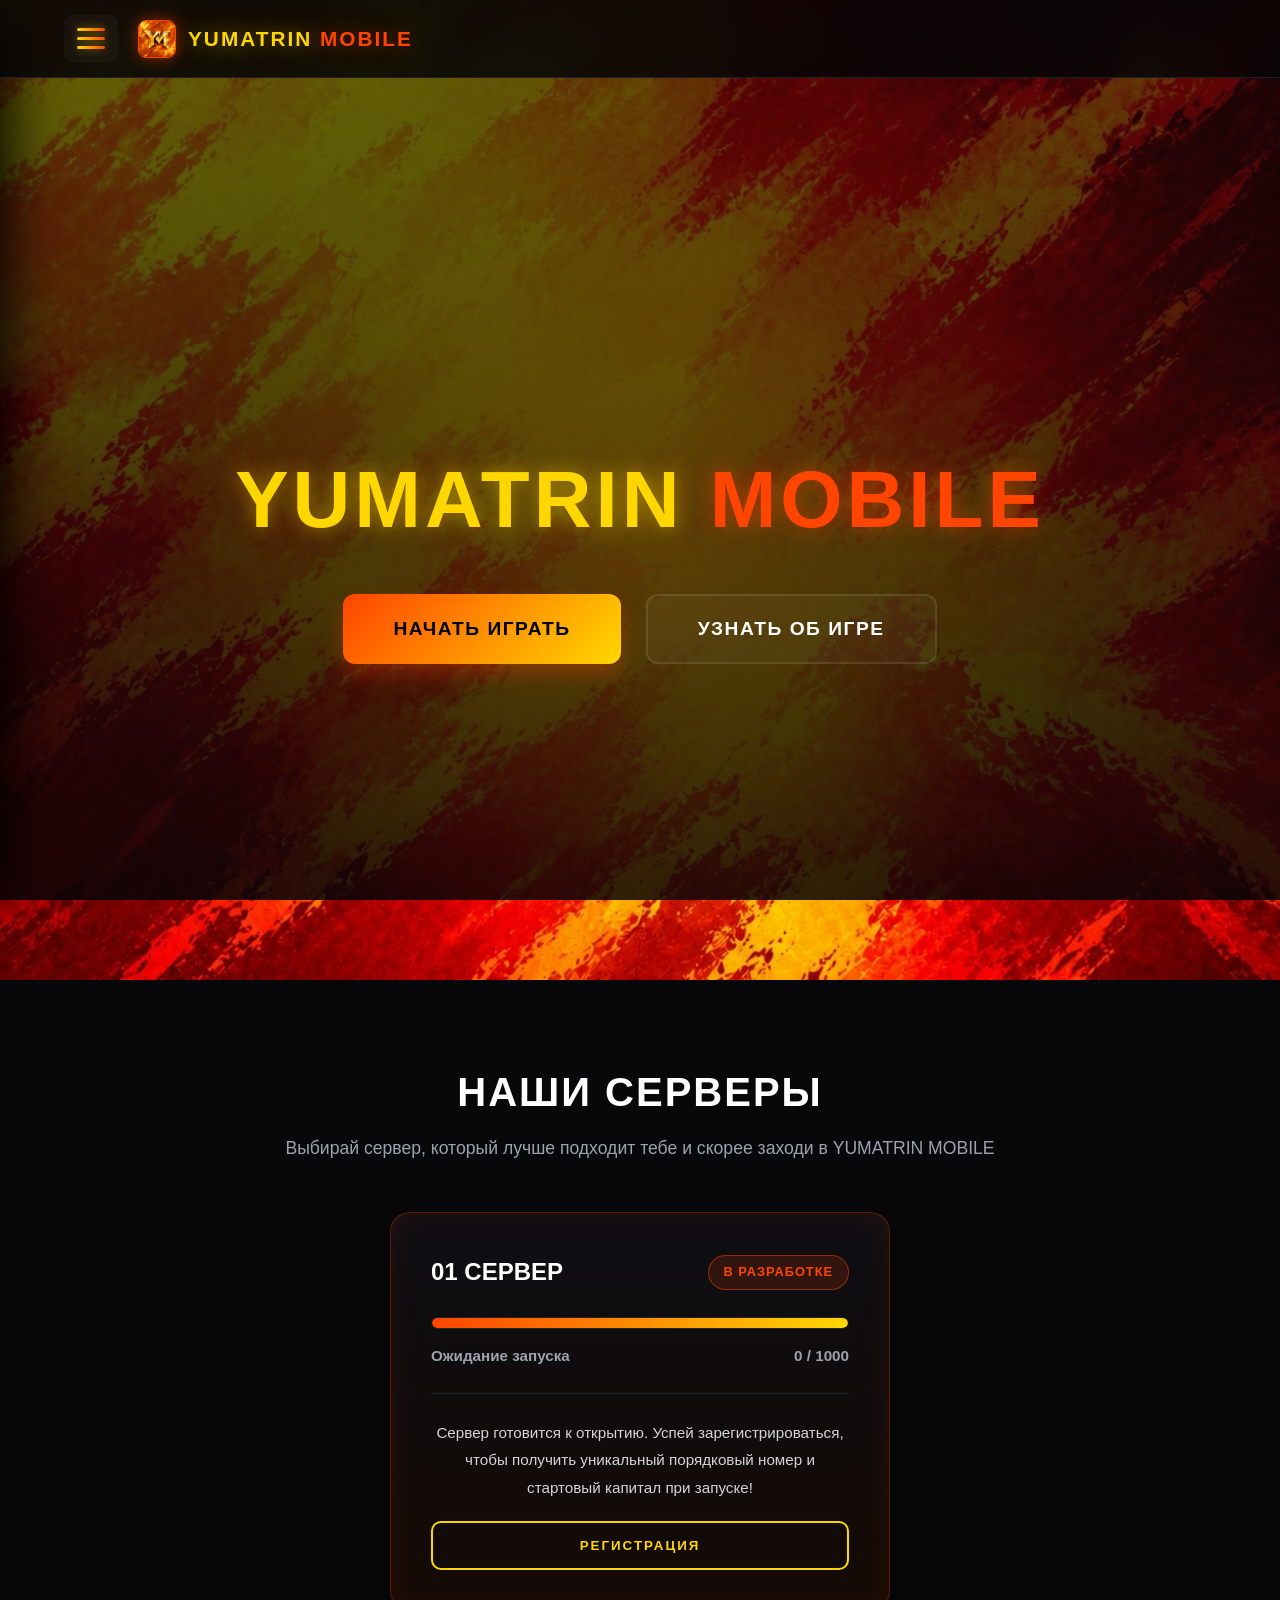
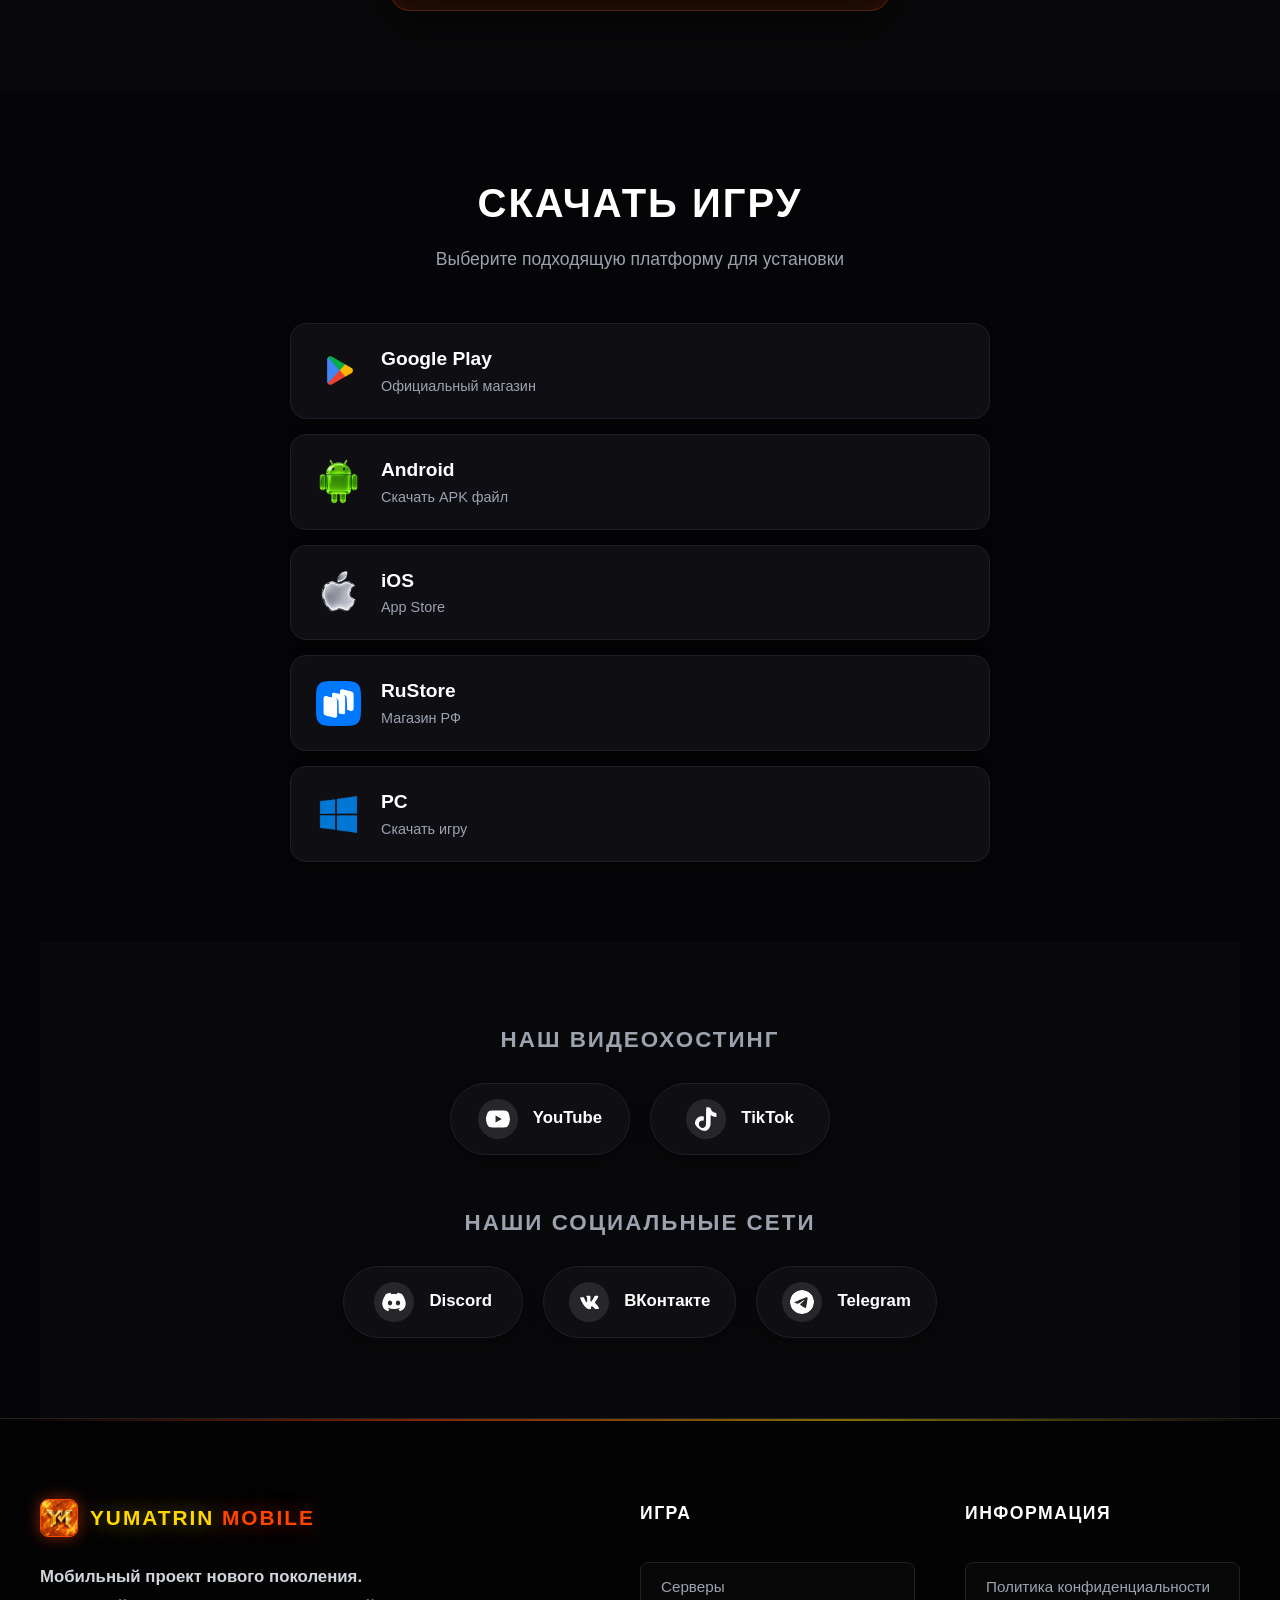
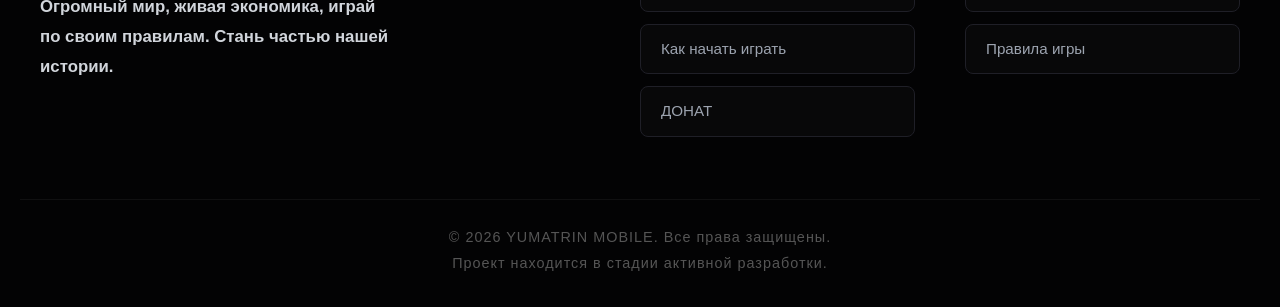
<file: index.html>
<!DOCTYPE html>
<html lang="ru" translate="no">
<head>
    <meta charset="UTF-8">
    <meta name="viewport" content="width=device-width, initial-scale=1.0">
    <title>YUMATRIN MOBILE</title>
    <link rel="stylesheet" href="style.css">
</head>
<body style="padding-top: 80px;"><div id="effects-container"></div><header>
    <div class="header-left">
        <div class="burger-menu" onclick="toggleMenu()">
            <span></span><span></span><span></span>
        </div>
        <div class="logo-container">
            <img src="IMAGE/logo.jpg" alt="YM">
            <span><span class="title-yellow">YUMATRIN</span> <span class="title-orange">MOBILE</span></span>
        </div>
    </div>
</header>

<div class="nav-menu" id="sideMenu">
    <a href="#" onclick="toggleMenu()">Главная</a>
    <a href="#servers" onclick="toggleMenu()">Серверы</a>
    <a href="#download-section" onclick="toggleMenu()">Скачать игру</a>
    <a onclick="openDonatePage(); toggleMenu();" class="menu-donate-btn">
        ДОНАТ <span class="menu-x2-badge">x2</span>
    </a>
    <a href="#socials" onclick="toggleMenu()">Соцсети</a>
    <a onclick="scrollToServersAndRegister(); toggleMenu();">Регистрация</a>
</div>

<section class="hero">
    <h1><span class="title-yellow">YUMATRIN</span> <span class="title-orange">MOBILE</span></h1>
    <div class="hero-buttons">
        <button class="hero-btn primary" onclick="openDownloadModal('start', 'Начать играть')">Начать играть</button>
        <a href="about.html" class="hero-btn secondary" style="display: flex; align-items: center; justify-content: center; text-decoration: none;">Узнать об игре</a>
    </div>
</section>

<section class="servers-section" id="servers">
    <h2 class="section-title">Наши серверы</h2>
    <p class="section-subtitle">Выбирай сервер, который лучше подходит тебе и скорее заходи в YUMATRIN MOBILE</p>
    <div class="servers-grid">
        <div class="server-card">
            <div class="server-name">01 СЕРВЕР <span>В РАЗРАБОТКЕ</span></div>
            <div class="server-bar-bg"><div class="server-bar-fill"></div></div>
            <div class="server-status"><span>Ожидание запуска</span> <span>0 / 1000</span></div>
            <div class="server-note">
                Сервер готовится к открытию. Успей зарегистрироваться, чтобы получить уникальный порядковый номер и стартовый капитал при запуске!
            </div>
            <button class="btn-register" onclick="openModal('registerModal')">Регистрация</button>
        </div>
    </div>
</section>

<section class="download-section" id="download-section">
    <h2 class="section-title">Скачать игру</h2>
    <p class="section-subtitle">Выберите подходящую платформу для установки</p>

    <div class="download-list-grid">
        <div class="download-row" onclick="openDownloadModal('google-play', 'Google Play')">
            <img src="IMAGE/Google.Play.png" alt="Google Play">
            <div class="download-info">
                <div class="download-name">Google Play</div>
                <div class="download-desc">Официальный магазин</div>
            </div>
        </div>
        <div class="download-row" onclick="openDownloadModal('android', 'Android (APK)')">
            <img src="IMAGE/Android.png" alt="Android">
            <div class="download-info">
                <div class="download-name">Android</div>
                <div class="download-desc">Скачать APK файл</div>
            </div>
        </div>
        <div class="download-row" onclick="openDownloadModal('ios', 'iOS')">
            <img src="IMAGE/IPHONE.png" alt="iOS">
            <div class="download-info">
                <div class="download-name">iOS</div>
                <div class="download-desc">App Store</div>
            </div>
        </div>
        <div class="download-row" onclick="openDownloadModal('rustore', 'RuStore')">
            <img src="IMAGE/RuStore.png" alt="RuStore">
            <div class="download-info">
                <div class="download-name">RuStore</div>
                <div class="download-desc">Магазин РФ</div>
            </div>
        </div>
        <div class="download-row" onclick="openDownloadModal('pc', 'PC (Windows)')">
            <img src="IMAGE/WIN.png" alt="PC">
            <div class="download-info">
                <div class="download-name">PC</div>
                <div class="download-desc">Скачать игру</div>
            </div>
        </div>
    </div>
</section>

<section class="socials-wrapper" id="socials">
    <div class="social-group" style="margin-bottom: 50px;">
        <h3>Наш видеохостинг</h3>
        <div class="social-grid">
            <a href="#" class="social-card yt" onclick="openDownloadModal('youtube', 'YouTube канал'); return false;">
                <svg viewBox="0 0 24 24"><path d="M23.498 6.186a3.016 3.016 0 0 0-2.122-2.136C19.505 3.545 12 3.545 12 3.545s-7.505 0-9.377.505A3.017 3.017 0 0 0 .502 6.186C0 8.07 0 12 0 12s0 3.93.502 5.814a3.016 3.016 0 0 0 2.122 2.136c1.871.505 9.376.505 9.376.505s7.505 0 9.377-.505a3.015 3.015 0 0 0 2.122-2.136C24 15.93 24 12 24 12s0-3.93-.502-5.814zM9.545 15.568V8.432L15.818 12l-6.273 3.568z"/></svg>
                YouTube
            </a>
            <a href="https://www.tiktok.com/@yumatrin.mobile?_r=1&t=ZP-92i7qvPg7xO" target="_blank" rel="noopener noreferrer" class="social-card tt">
                <svg viewBox="0 0 24 24"><path d="M12.525.02c1.31-.02 2.61-.01 3.91-.02.08 1.53.63 3.09 1.75 4.17 1.12 1.11 2.7 1.62 4.24 1.79v4.03c-1.44-.05-2.89-.35-4.2-.97-.57-.26-1.1-.6-1.58-1.01-.06 2.92-.02 5.84-.07 8.76-.04 1.57-.5 3.14-1.42 4.42-1.4 1.96-3.72 3.1-6.08 3.06-2.23-.02-4.4-.95-5.95-2.5-1.45-1.45-2.23-3.42-2.17-5.46.03-2.17 1-4.27 2.69-5.64 1.71-1.38 4.05-1.85 6.15-1.21v4.17c-1.07-.34-2.26-.2-3.22.39-1.02.61-1.68 1.7-1.73 2.88-.06 1.3.55 2.57 1.55 3.35.96.74 2.23.92 3.35.49 1.04-.4 1.85-1.27 2.15-2.35.14-.51.17-1.05.17-1.58 0-4.63.03-9.26.04-13.89z"/></svg>
                TikTok
            </a>
        </div>
    </div>
    <div class="social-group">
        <h3>Наши социальные сети</h3>
        <div class="social-grid">
            <a href="https://discord.gg/HVjps9DYmQ" target="_blank" rel="noopener noreferrer" class="social-card ds">
                <svg viewBox="0 0 24 24"><path d="M20.317 4.3698a19.7913 19.7913 0 00-4.8851-1.5152.0741.0741 0 00-.0785.0371c-.211.3753-.4447.8648-.6083 1.2495-1.8447-.2762-3.68-.2762-5.4868 0-.1636-.3933-.4058-.8742-.6177-1.2495a.077.077 0 00-.0785-.037 19.7363 19.7363 0 00-4.8852 1.515.0699.0699 0 00-.0321.0277C.5334 9.0458-.319 13.5799.0992 18.0578a.0824.0824 0 00.0312.0561c2.0528 1.5076 4.0413 2.4228 5.9929 3.0294a.0777.0777 0 00.0842-.0276c.4616-.6304.8731-1.2952 1.226-1.9942a.076.076 0 00-.0416-.1057c-.6528-.2476-1.2743-.5495-1.8722-.8923a.077.077 0 01-.0076-.1277c.1258-.0943.2517-.1923.3718-.2914a.0743.0743 0 01.0776-.0105c3.9278 1.7933 8.18 1.7933 12.0614 0a.0739.0739 0 01.0785.0095c.1202.099.246.1981.3728.2924a.077.077 0 01-.0066.1276 12.2986 12.2986 0 01-1.873.8914.0766.0766 0 00-.0407.1067c.3604.698.7719 1.3628 1.225 1.9932a.076.076 0 00.0842.0286c1.961-.6067 3.9495-1.5219 6.0023-3.0294a.077.077 0 00.0313-.0552c.5004-5.177-.8382-9.6739-3.5485-13.6604a.061.061 0 00-.0312-.0286zM8.02 15.3312c-1.1825 0-2.1569-1.0857-2.1569-2.419 0-1.3332.9555-2.4189 2.157-2.4189 1.2108 0 2.1757 1.0952 2.1568 2.419 0 1.3332-.9555 2.4189-2.1569 2.4189zm7.9748 0c-1.1825 0-2.1569-1.0857-2.1569-2.419 0-1.3332.9554-2.4189 2.1569-2.4189 1.2108 0 2.1757 1.0952 2.1568 2.419 0 1.3332-.946 2.4189-2.1568 2.4189z"/></svg>
                Discord
            </a>
            <a href="https://vk.ru/yumatrin" target="_blank" rel="noopener noreferrer" class="social-card vk">
                <svg viewBox="0 0 24 24"><path d="M13.162 18.994c.609 0 .858-.406.851-1.068-.025-1.198.129-1.689.744-1.785.452-.069 1.258.502 2.386 1.894.558.708 1.003.997 1.686.997h2.278c.624 0 .928-.335.799-.982-.163-.853-1.291-2.55-2.85-4.166-1.472-1.518-1.472-1.518-.198-3.206 1.809-2.37 2.408-3.81 2.408-4.242 0-.436-.247-.614-.751-.614h-2.172c-.567 0-.832.245-1.011.704 0 0-1.01 2.505-2.432 4.112-.55.632-.861.836-1.151.836-.203 0-.341-.152-.341-.773V6.617c0-.601-.134-.878-.641-.878H9.93c-.383 0-.614.209-.614.482 0 .515.76.63.838 2.108v3.068c0 .743-.132.884-.448.884-.444 0-1.688-1.858-2.459-3.993-.259-.726-.514-.998-1.08-.998H3.917c-.568 0-.698.245-.698.704 0 .573 1.315 3.653 3.458 6.94 1.834 2.748 4.076 4.242 6.485 4.242z"/></svg>
                ВКонтакте
            </a>
            <a href="https://t.me/yumatrin" target="_blank" rel="noopener noreferrer" class="social-card tg">
                <svg viewBox="0 0 24 24"><path d="M11.944 0A12 12 0 0 0 0 12a12 12 0 0 0 12 12 12 12 0 0 0 12-12A12 12 0 0 0 12 0a12 12 0 0 0-.056 0zm4.962 7.224c.1-.002.321.023.465.14a.506.506 0 0 1 .171.325c.016.093.036.306.02.472-.18 1.898-.962 6.502-1.36 8.627-.168.9-.499 1.201-.82 1.23-.696.065-1.225-.46-1.9-.902-1.056-.693-1.653-1.124-2.678-1.8-1.185-.78-.417-1.21.258-1.91.177-.184 3.247-2.977 3.307-3.23.007-.032.014-.15-.056-.212s-.174-.041-.249-.024c-.106.024-1.793 1.14-5.061 3.345-.48.33-.913.49-1.302.48-.428-.008-1.252-.241-1.865-.44-.752-.245-1.349-.374-1.297-.789.027-.216.325-.437.893-.663 3.498-1.524 5.83-2.529 6.998-3.014 3.332-1.386 4.025-1.627 4.476-1.635z"/></svg>
                Telegram
            </a>
        </div>
    </div>
</section>

<footer id="footer">
    <div class="footer-container">
        <div class="footer-col-main">
            <div class="logo-container">
                <img src="IMAGE/logo.jpg" alt="YM">
                <span><span class="title-yellow">YUMATRIN</span> <span class="title-orange">MOBILE</span></span>
            </div>
            <p>Мобильный проект нового поколения. Огромный мир, живая экономика, играй по своим правилам. Стань частью нашей истории.</p>
        </div>
        <div class="footer-col">
            <h4>Игра</h4>
            <a href="#servers">Серверы</a>
            <a href="#download-section">Как начать играть</a>
            <a onclick="openDonatePage()">ДОНАТ</a>
        </div>
        <div class="footer-col">
            <h4>Информация</h4>
            <a href="policy.html">Политика конфиденциальности</a>
            <a href="rules.html">Правила игры</a>
        </div>
    </div>
    <div class="copyright">
        <p>&copy; 2026 YUMATRIN MOBILE. Все права защищены.<br>Проект находится в стадии активной разработки.</p>
    </div>
</footer>

<div class="donate-page" id="donatePage">
<div class="donate-hero">
    <div class="donate-badge-top">⚡ Мгновенное пополнение</div>
    <p>Выберите способ пополнения</p>
</div>
<div class="donate-choice-grid">
    <div class="donate-choice-card" onclick="showDonateStub();">
        <div class="choice-img-wrapper"><img src="IMAGE/bank.png" alt="Любое количество"></div>
        <h3>Любое количество</h3><p>Введи сумму самостоятельно</p><span class="hover-emoji">💳</span>
    </div>
    <div class="donate-choice-card" onclick="showDonateStub();">
        <div class="choice-img-wrapper"><img src="IMAGE/package.png" alt="Купить набор"></div>
        <h3>Купить набор</h3><p>Выбери готовый пакет YM</p><span class="hover-emoji">💎</span>
    </div>
</div>
<div class="donate-back-bottom">
    <button class="btn-close-page" onclick="closeDonatePage()">← Вернуться на сайт</button>
</div>
</div>

<div class="modal-overlay" id="checkoutModal">
    <div class="modal-content">
        <span class="close-btn" onclick="closeModal('checkoutModal')">&times;</span>
        <div style="text-align: center; margin-bottom: 25px;"><div style="font-size: 0.9rem; color: var(--gold); text-transform: uppercase; letter-spacing: 2px; font-weight: bold; margin-bottom: 5px;">Оформление заказа</div><h3 style="font-size: 2.2rem; margin-bottom: 0; color: var(--gold); text-shadow: 0 0 15px rgba(255,215,0,0.3);" id="checkoutAmount">1000 YM</h3></div>
        <div class="checkout-form">
            <label class="checkout-label">Выберите сервер</label><select class="checkout-input"><option>01 СЕРВЕР (В разработке)</option></select>
            <label class="checkout-label">Введите никнейм</label><input type="text" class="checkout-input" placeholder="Neon_Player" required>
            <label class="checkout-label">Электронная почта</label><input type="email" class="checkout-input" placeholder="yourmail@mail.ru" required>
            <input type="text" id="hp_field" name="hp_field" style="display:none !important" tabindex="-1" autocomplete="off">
            <label class="checkout-checkbox" style="margin-top: 15px;"><input type="checkbox" id="agreeCheckbox" onchange="togglePayBtn()"><span>Я согласен с <a href="policy.html">договором оферты</a> и <a href="policy.html">политикой конфиденциальности</a></span></label>
            <button class="modal-btn" id="payBtn" style="opacity: 0.5; pointer-events: none;" onclick="processPayment()">Оплатить <span id="checkoutPrice">300 ₽</span></button>
        </div>
    </div>
</div>

<div class="modal-overlay" id="registerModal">
    <div class="modal-content" style="max-width: 450px;">
        <span class="close-btn" onclick="closeModal('registerModal')">&times;</span>
        <h3 style="font-size: 1.8rem; margin-bottom: 20px;">Регистрация</h3>
        <div class="checkout-form">
            <label class="checkout-label">Введи игровой ник</label><input type="text" class="checkout-input" placeholder="Ник (Имя_Фамилия)" required>
            <label class="checkout-label">Укажи почту</label><input type="email" class="checkout-input" placeholder="E-mail" required>
            <label class="checkout-label">Укажи сервер</label><select class="checkout-input"><option>01 СЕРВЕР (В разработке)</option></select>
            <label class="checkout-label">Придумай пароль</label><input type="password" class="checkout-input" placeholder="Введите пароль" required>
            <label class="checkout-label">Повтори пароль</label><input type="password" class="checkout-input" placeholder="Введите пароль" required>
            <div class="fake-captcha"><div class="fake-captcha-left"><input type="checkbox" required><span>Я не робот</span></div><div class="fake-captcha-right"><strong>reCAPTCHA</strong>Privacy - Terms</div></div>
            <button class="modal-btn" onclick="showRegisterStub()">Зарегистрироваться</button>
        </div>
    </div>
</div>

<div class="modal-overlay" id="downloadModal">
    <div class="modal-content">
        <span class="close-btn" onclick="closeModal('downloadModal')">&times;</span>
        <h3 id="downloadModalTitle">Игра в разработке</h3>
        <p id="downloadModalText" style="text-align: center; color: #d1d5db; font-size: 1.1rem; margin-bottom: 20px;"></p>
        <button class="modal-btn" onclick="closeModal('downloadModal')">ОК</button>
    </div>
</div>

<script src="script.js"></script></body>
</html>
</file>
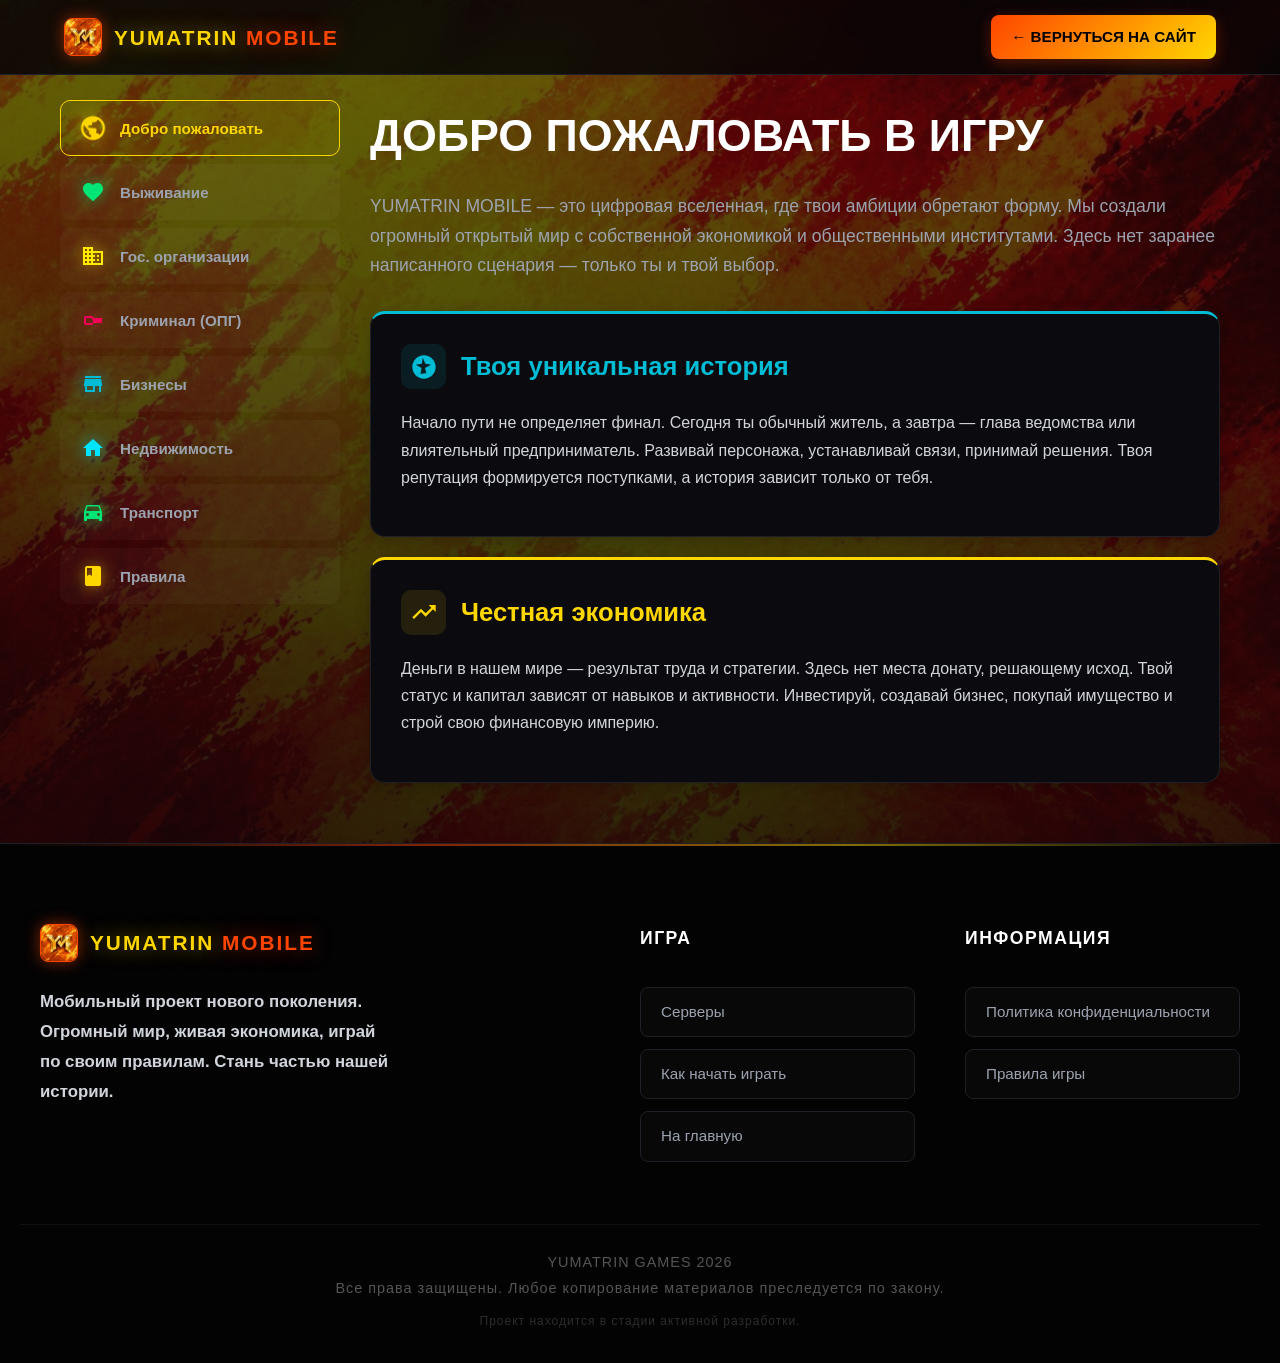
<file: about.html>
<!DOCTYPE html>
<html lang="ru" translate="no">
<head>
    <meta charset="UTF-8">
    <meta name="viewport" content="width=device-width, initial-scale=1.0">
    <title>Мир YUMATRIN MOBILE</title>
    <link rel="stylesheet" href="style.css">
</head>
<body style="padding-top: 80px;"><div id="effects-container"></div><header>
    <div class="header-left">
        <div class="logo-container">
            <img src="IMAGE/logo.jpg" alt="YM">
            <span><span class="title-yellow">YUMATRIN</span> <span class="title-orange">MOBILE</span></span>
        </div>
    </div>
    <a href="index.html" class="header-back-btn">← Вернуться на сайт</a>
</header>

<div class="world-page" style="position: relative; display: block; opacity: 1; padding-top: 20px;">
    <div class="world-container">

    <div class="world-sidebar">
        <button class="world-tab active" data-color="main" onclick="openWorldTab('tab-main', this)">
            <svg class="tab-icon" viewBox="0 0 24 24"><path d="M12 2C6.48 2 2 6.48 2 12s4.48 10 10 10 10-4.48 10-10S17.52 2 12 2zm-1 17.93c-3.95-.49-7-3.85-7-7.93 0-.62.08-1.21.21-1.79L9 15v1c0 1.1.9 2 2 2v1.93zm6.9-2.54c-.26-.81-1-1.39-1.9-1.39h-1v-3c0-.55-.45-1-1-1H8v-2h2c.55 0 1-.45 1-1V7h2c1.1 0 2-.9 2-2v-.41c2.93 1.19 5 4.06 5 7.41 0 2.08-.8 3.97-2.1 5.39z"/></svg>
            Добро пожаловать
        </button>
        <button class="world-tab" data-color="survival" onclick="openWorldTab('tab-survival', this)">
            <svg class="tab-icon" viewBox="0 0 24 24"><path d="M12 21.35l-1.45-1.32C5.4 15.36 2 12.28 2 8.5 2 5.42 4.42 3 7.5 3c1.74 0 3.41.81 4.5 2.09C13.09 3.81 14.76 3 16.5 3 19.58 3 22 5.42 22 8.5c0 3.78-3.4 6.86-8.55 11.54L12 21.35z"/></svg>
            Выживание
        </button>
        <button class="world-tab" data-color="gov" onclick="openWorldTab('tab-gov', this)">
            <svg class="tab-icon" viewBox="0 0 24 24"><path d="M12 7V3H2v18h20V7H12zM6 19H4v-2h2v2zm0-4H4v-2h2v2zm0-4H4V9h2v2zm0-4H4V5h2v2zm4 12H8v-2h2v2zm0-4H8v-2h2v2zm0-4H8V9h2v2zm0-4H8V5h2v2zm10 12h-8v-2h2v-2h-2v-2h2v-2h-2V9h8v10zm-2-8h-2v2h2v-2zm0 4h-2v2h2v-2z"/></svg>
            Гос. организации
        </button>
        <button class="world-tab" data-color="crime" onclick="openWorldTab('tab-crime', this)">
            <svg class="tab-icon" viewBox="0 0 24 24"><path d="M21 10h-8l-2-2H5c-1.1 0-2 .9-2 2v5c0 1.1.9 2 2 2h6l2-2h8v-5zm-11 5H5v-5h5l2 2v3z"/></svg>
            Криминал (ОПГ)
        </button>
        <button class="world-tab" data-color="biz" onclick="openWorldTab('tab-biz', this)">
            <svg class="tab-icon" viewBox="0 0 24 24"><path d="M20 4H4v2h16V4zm1 10v-2l-1-5H4l-1 5v2h1v6h10v-6h4v6h2v-6h1zm-9 4H6v-4h6v4z"/></svg>
            Бизнесы
        </button>
        <button class="world-tab" data-color="estate" onclick="openWorldTab('tab-estate', this)">
            <svg class="tab-icon" viewBox="0 0 24 24"><path d="M10 20v-6h4v6h5v-8h3L12 3 2 12h3v8z"/></svg>
            Недвижимость
        </button>
        <button class="world-tab" data-color="transport" onclick="openWorldTab('tab-transport', this)">
            <svg class="tab-icon" viewBox="0 0 24 24"><path d="M18.92 6.01C18.72 5.42 18.16 5 17.5 5h-11c-.66 0-1.21.42-1.42 1.01L3 12v8c0 .55.45 1 1 1h1c.55 0 1-.45 1-1v-1h12v1c0 .55.45 1 1 1h1c.55 0 1-.45 1-1v-8l-2.08-5.99zM6.5 16c-.83 0-1.5-.67-1.5-1.5S5.67 13 6.5 13s1.5.67 1.5 1.5S7.33 16 6.5 16zm11 0c-.83 0-1.5-.67-1.5-1.5s.67-1.5 1.5-1.5 1.5.67 1.5 1.5-.67 1.5-1.5 1.5zM5 11l1.5-4.5h11L19 11H5z"/></svg>
            Транспорт
        </button>
        <button class="world-tab" data-color="rules" onclick="openWorldTab('tab-rules', this)">
            <svg class="tab-icon" viewBox="0 0 24 24"><path d="M18 2H6c-1.1 0-2 .9-2 2v16c0 1.1.9 2 2 2h12c1.1 0 2-.9 2-2V4c0-1.1-.9-2-2-2zM6 4h5v8l-2.5-1.5L6 12V4z"/></svg>
            Правила
        </button>
    </div>

    <div class="world-content-area">
        <div class="world-content active" id="tab-main">
            <h1 class="world-title neon-text-yellow">Добро пожаловать в игру</h1>
            <p class="world-text"><span class="c-gold">YUMATRIN MOBILE</span> — это цифровая вселенная, где твои амбиции обретают форму. Мы создали огромный открытый мир с собственной экономикой и общественными институтами. Здесь нет заранее написанного сценария — только ты и твой выбор.</p>
            <div class="world-info-card card-biz hover-glow scroll-reveal" style="margin-bottom: 20px;">
                <div class="card-header"><div class="card-icon floating-icon"><svg viewBox="0 0 24 24"><path d="M12 2C6.48 2 2 6.48 2 12s4.48 10 10 10 10-4.48 10-10S17.52 2 12 2zm2.12 15.12L9 18l.88-5.12L5 10l5.12-.88L11 4l2.12 5.12L18 10l-5.12 2.88L14.12 18z"/></svg></div><h3>Твоя уникальная история</h3></div>
                <p>Начало пути не определяет финал. Сегодня ты обычный житель, а завтра — глава ведомства или влиятельный предприниматель. Развивай персонажа, устанавливай связи, принимай решения. Твоя репутация формируется поступками, а история зависит только от тебя.</p>
            </div>
            <div class="world-info-card card-gov hover-glow scroll-reveal">
                <div class="card-header"><div class="card-icon floating-icon" style="animation-delay: 0.5s;"><svg viewBox="0 0 24 24"><path d="M16 6l2.29 2.29-4.88 4.88-4-4L2 16.59 3.41 18l6-6 4 4 6.3-6.29L22 12V6z"/></svg></div><h3>Честная экономика</h3></div>
                <p>Деньги в нашем мире — результат труда и стратегии. Здесь <span class="c-gold">нет места донату, решающему исход</span>. Твой статус и капитал зависят от навыков и активности. Инвестируй, создавай бизнес, покупай имущество и строй свою финансовую империю.</p>
            </div>
        </div>

        <div class="world-content" id="tab-survival">
            <h1 class="world-title neon-text-green">Система выживания</h1>
            <p class="world-text">Даже в виртуальном мире не получится бежать вечно. Наша система заставляет следить за физическим состоянием персонажа. У каждого игрока есть <span class="c-survival">4 жизненно важных показателя</span>.</p>
            <div class="world-card-grid">
                <div class="world-info-card card-survival hover-glow scroll-reveal">
                    <div class="card-header"><div class="card-icon floating-icon"><svg viewBox="0 0 24 24"><path d="M11 9H9V2H7v7H5V2H3v7c0 2.12 1.66 3.84 3.75 3.97V22h2.5v-9.03C11.34 12.84 13 11.12 13 9V2h-2v7zm5-3v8h2.5v8H21V2c-2.76 0-5 2.24-5 4z"/></svg></div><h3>Голод и Жажда</h3></div>
                    <p>У каждого игрока есть шкала сытости и водного баланса. Если вы давно не ели и не пили, ваши показатели начинают падать. Чтобы восстановить силы, посещайте кафе, рестораны или покупайте еду в магазинах. Свежая еда дает не только сытость, но и полезные усиления.</p>
                    <div class="stat-box">
                        <div class="stat-item">⚡ +5% к выносливости <span>(Кофе)</span></div>
                        <div class="stat-item">🏃 +2% к скорости бега <span>(Энергетик)</span></div>
                        <div class="stat-item">🎯 +2% к меткости <span>(Горячий обед)</span></div>
                    </div>
                </div>
                <div class="world-info-card card-survival hover-glow scroll-reveal">
                    <div class="card-header"><div class="card-icon floating-icon" style="animation-delay: 0.3s;"><svg viewBox="0 0 24 24"><path d="M12 2C6.48 2 2 6.48 2 12s4.48 10 10 10 10-4.48 10-10S17.52 2 12 2zm1 15h-2v-2h2v2zm0-4h-2V7h2v6z"/></svg></div><h3>Штрафы при истощении</h3></div>
                    <p>Если шкала Голода или Жажды падает до нуля, вы начинаете получать урон. <span class="c-survival">Каждые 20 секунд</span> у вас отнимается <span class="c-survival">-1 HP</span>, пока вы не утолите голод.</p>
                    <p><strong>Внимание:</strong> Броня не спасет от истощения. Даже суперпрочный бронежилет (100 брони) не защитит вас от смерти, когда здоровье (HP) упадет до 0. Следите за собой!</p>
                </div>
                <div class="world-info-card card-survival hover-glow scroll-reveal">
                    <div class="card-header"><div class="card-icon floating-icon" style="animation-delay: 0.6s;"><svg viewBox="0 0 24 24"><path d="M12 1L3 5v6c0 5.55 3.84 10.74 9 12 5.16-1.26 9-6.45 9-12V5l-9-4z"/></svg></div><h3>Здоровье и Броня</h3></div>
                    <p>Максимальный запас здоровья — <span class="c-survival">100 HP</span>. Максимальный запас брони — <span class="c-survival">100 единиц</span>.</p>
                    <p>Броня впитывает урон от пуль и ножей. Где её достать?</p>
                    <ul>
                        <li>Выдается сотрудникам <b>силовых госструктур</b>.</li>
                        <li>Доступна в арсеналах <b>криминальных организаций</b>.</li>
                        <li>Продается в специализированных <b>бизнесах</b>.</li>
                        <li>Выпадает с <b>глобальных ивентов</b>.</li>
                    </ul>
                </div>
            </div>
        </div>

        <div class="world-content" id="tab-gov">
            <h1 class="world-title neon-text-yellow">Государственные организации</h1>
            <p class="world-text">Строгая иерархия, дисциплина и защита интересов города. Здесь ты сможешь построить карьеру от рядового сотрудника до главы ведомства.</p>
            <div class="world-card-grid">
                <div class="world-info-card card-gov hover-glow scroll-reveal">
                    <div class="card-header"><div class="card-icon floating-icon"><svg viewBox="0 0 24 24"><path d="M12 7V3H2v18h20V7H12zM6 19H4v-2h2v2zm0-4H4v-2h2v2zm0-4H4V9h2v2zm0-4H4V5h2v2zm4 12H8v-2h2v2zm0-4H8v-2h2v2zm0-4H8V9h2v2zm0-4H8V5h2v2zm10 12h-8v-2h2v-2h-2v-2h2v-2h-2V9h8v10zm-2-8h-2v2h2v-2zm0 4h-2v2h2v-2z"/></svg></div><h3>Правительство</h3></div>
                    <p>Высший орган управления городом, определяющий вектор развития государства. Издает законы, распределяет бюджет, контролирует работу ведомств. Здесь вершат правосудие <span class="c-gov">судьи, адвокаты и мэры</span>.</p>
                    <span class="principles">Принципы: законность, ответственность, дисциплина.</span>
                </div>
                <div class="world-info-card card-fsb hover-glow scroll-reveal">
                    <div class="card-header"><div class="card-icon floating-icon" style="animation-delay: 0.2s;"><svg viewBox="0 0 24 24"><path d="M12 1L3 5v6c0 5.55 3.84 10.74 9 12 5.16-1.26 9-6.45 9-12V5l-9-4z"/></svg></div><h3>ФСБ (Федеральная служба безопасности)</h3></div>
                    <p>Элитное силовое ведомство, стоящее на страже государственной безопасности. Борьба с особо опасными преступниками, коррупцией и шпионажем. Проводят спецоперации и закрытые проверки.</p>
                    <p>Служба требует аналитического склада ума и выдержки. Пройти <span class="c-fsb">строгий отбор</span> могут только лучшие из лучших.</p>
                    <span class="principles">Принципы: безопасность, конфиденциальность, профессионализм.</span>
                </div>
                <div class="world-info-card card-mvd hover-glow scroll-reveal">
                    <div class="card-header"><div class="card-icon floating-icon" style="animation-delay: 0.4s;"><svg viewBox="0 0 24 24"><path d="M12 17.27L18.18 21l-1.64-7.03L22 9.24l-7.19-.61L12 2 9.19 8.63 2 9.24l5.46 4.73L5.82 21z"/></svg></div><h3>МВД (Министерство внутренних дел)</h3></div>
                    <p>Основная правоохранительная структура, обеспечивающая порядок на улицах. Патрулирование, погони, задержания нарушителей. Включает в себя ППС и ДПС.</p>
                    <p>Сотрудники обязаны знать законы и уметь действовать в стрессовых ситуациях. МВД тесно взаимодействует с ФСБ и МЗ.</p>
                    <span class="principles">Принципы: безопасность граждан, защита порядка.</span>
                </div>
                <div class="world-info-card card-vch hover-glow scroll-reveal">
                    <div class="card-header"><div class="card-icon floating-icon" style="animation-delay: 0.6s;"><svg viewBox="0 0 24 24"><path d="M11.99 2C6.47 2 2 6.48 2 12s4.47 10 9.99 10C17.52 22 22 17.52 22 12S17.52 2 11.99 2zm4.24 16L12 15.45 7.77 18l1.12-4.81-3.73-3.23 4.92-.42L12 5l1.92 4.53 4.92.42-3.73 3.23L16.23 18z"/></svg></div><h3>ВЧ (Воинская часть)</h3></div>
                    <p>Структурное подразделение, обеспечивающее военную безопасность. Охрана стратегических объектов и содействие правоохранительным органам в экстренных ситуациях.</p>
                    <p>Военнослужащие участвуют в учениях и спецоперациях. В их обязанности входит строгое соблюдение устава.</p>
                    <span class="principles">Принципы: воинский долг, честь, защита государства.</span>
                </div>
                <div class="world-info-card card-mz hover-glow scroll-reveal">
                    <div class="card-header"><div class="card-icon floating-icon" style="animation-delay: 0.8s;"><svg viewBox="0 0 24 24"><path d="M19 3H5c-1.1 0-1.99.9-1.99 2L3 19c0 1.1.9 2 2 2h14c1.1 0 2-.9 2-2V5c0-1.1-.9-2-2-2zm-1 11h-4v4h-4v-4H6v-4h4V6h4v4h4v4z"/></svg></div><h3>МЗ (Министерство здравоохранения)</h3></div>
                    <p>Ключевая гражданская служба, спасающая жизни. Сотрудники работают в скорой помощи и больницах, реагируя на ДТП и конфликты. Выдают медсправки.</p>
                    <p>В задачи медиков входит оказание первой помощи и хирургия. Работа требует высокой стрессоустойчивости.</p>
                    <span class="principles">Принципы: спасение жизней, оперативность.</span>
                </div>
                <div class="world-info-card card-smi hover-glow scroll-reveal">
                    <div class="card-header"><div class="card-icon floating-icon" style="animation-delay: 1s;"><svg viewBox="0 0 24 24"><path d="M20 2H4c-1.1 0-1.99.9-1.99 2L2 22l4-4h14c1.1 0 2-.9 2-2V4c0-1.1-.9-2-2-2zm-7 12h-2v-2h2v2zm0-4h-2V6h2v4z"/></svg></div><h3>СМИ (Средства массовой информации)</h3></div>
                    <p>Информационная организация, освещающая жизнь города. СМИ связывает государство и население. Журналисты берут интервью и делают репортажи.</p>
                    <p>Сотрудники создают ролевые сюжеты. Работа требует креативности и грамотности.</p>
                    <span class="principles">Принципы: достоверность, объективность.</span>
                </div>
            </div>
        </div>

        <div class="world-content" id="tab-crime">
            <h1 class="world-title neon-text-red">Криминальные организации</h1>
            <p class="world-text">Теневая сторона города. Здесь правят деньги, сила и хитрость. Выбирай свою семью и защищай её интересы любой ценой.</p>
            <div class="world-card-grid">
                <div class="world-info-card card-malina hover-glow scroll-reveal">
                    <div class="card-header"><div class="card-icon floating-icon"><svg viewBox="0 0 24 24"><path d="M12 2C8.13 2 5 5.13 5 9c0 2.38 1.19 4.47 3 5.74V17c0 .55.45 1 1 1h6c.55 0 1-.45 1-1v-2.26c1.81-1.27 3-3.36 3-5.74 0-3.87-3.13-7-7-7zm-2 12v-2h4v2h-4z"/></svg></div><h3>Малиновское ОПГ</h3></div>
                    <p>Одна из старейших и уважаемых группировок. Славится традициями и жесткой дисциплиной. Участники чтят субординацию и верность коллективу.</p>
                    <p>Каждый должен понимать своё место и осознавать ответственность за действия. Предпочитают решать вопросы <span class="c-crime">"по-своему"</span>.</p>
                </div>
                <div class="world-info-card card-kurgan hover-glow scroll-reveal">
                    <div class="card-header"><div class="card-icon floating-icon" style="animation-delay: 0.3s;"><svg viewBox="0 0 24 24"><path d="M21 10h-8l-2-2H5c-1.1 0-2 .9-2 2v5c0 1.1.9 2 2 2h6l2-2h8v-5zm-11 5H5v-5h5l2 2v3z"/></svg></div><h3>Курганское ОПГ</h3></div>
                    <p>Дерзкая банда, готовая принимать вызовы. Стремятся расширять влияние и демонстрировать силу. Ставка на решительность и быструю реакцию.</p>
                    <p>Успех зависит не только от силы, но и от организованности. В их рядах <span style="color: var(--c-kurgan); font-weight:bold;">много отчаянных</span>.</p>
                </div>
                <div class="world-info-card card-talnov hover-glow scroll-reveal">
                    <div class="card-header"><div class="card-icon floating-icon" style="animation-delay: 0.6s;"><svg viewBox="0 0 24 24"><path d="M14.5 2.5L19 7l-2.1 2.1-4.5-4.5L14.5 2.5zM2 22l7-7-2.1-2.1-7 7L2 22zM8 14l2 2 6-6-2-2-6 6z"/></svg></div><h3>Тальновское ОПГ</h3></div>
                    <p>Прагматичный подход к деятельности. Решают вопросы без лишнего внимания. Тщательно оценивают обстановку и анализируют конкурентов.</p>
                    <p>Уделяют внимание подготовке кадров и конфиденциальности. Действуют скрытно, <span style="color: var(--c-talnov); font-weight:bold;">чужими руками</span>.</p>
                </div>
                <div class="world-info-card card-sormovo hover-glow scroll-reveal">
                    <div class="card-header"><div class="card-icon floating-icon" style="animation-delay: 0.9s;"><svg viewBox="0 0 24 24"><path d="M11.8 10.9c-2.27-.59-3-1.2-3-2.15 0-1.09 1.01-1.85 2.7-1.85 1.78 0 2.44.85 2.5 2.1h2.21c-.07-1.72-1.12-3.3-3.21-3.81V3h-3v2.16c-1.94.42-3.5 1.68-3.5 3.61 0 2.31 1.91 3.46 4.7 4.13 2.5.6 3 1.48 3 2.41 0 .69-.49 1.79-2.7 1.79-2.06 0-2.87-.92-2.98-2.1h-2.2c.12 2.19 1.76 3.42 3.68 3.83V21h3v-2.15c1.95-.37 3.5-1.5 3.5-3.55 0-2.84-2.43-3.81-4.7-4.4z"/></svg></div><h3>Сормовское ОПГ</h3></div>
                    <p>Организованная группировка, контролирующая портовую зону. Развивают деловые связи и проводят масштабные мероприятия. Умеют <span style="color: var(--c-sormovo); font-weight:bold;">договариваться</span>.</p>
                    <p>Участвуют в сюжетах о контрабанде и развивают внутреннюю экономику.</p>
                </div>
            </div>
        </div>

        <div class="world-content" id="tab-biz">
            <h1 class="world-title neon-text-blue">Бизнесы</h1>
            <p class="world-text">Открой собственное дело и зарабатывай. Ты можешь стать владельцем элитного ресторана или сети магазинов, которая будет кормить уставших полицейских.</p>
            <div class="world-card-grid">
                <div class="world-info-card card-biz hover-glow scroll-reveal">
                    <div class="card-header"><div class="card-icon floating-icon"><svg viewBox="0 0 24 24"><path d="M20 4H4v2h16V4zm1 10v-2l-1-5H4l-1 5v2h1v6h10v-6h4v6h2v-6h1zm-9 4H6v-4h6v4z"/></svg></div><h3>Магазины и кафе</h3></div>
                    <p>Открой магазин продуктов, уютное кафе или престижный ресторан. Нанимай сотрудников и развивай бизнес. Получай прибыль, расширяй ассортимент и создавай сеть.</p>
                    <span class="biz-subtitle" style="color: var(--c-biz); font-weight:bold; margin-bottom:10px; display:block;">Доступные направления:</span>
                    <ul>
                        <li><span class="c-biz">Продуктовые магазины</span> — продажа товаров повседневного спроса. Утоляет голод.</li>
                        <li><span class="c-biz">Кофейни</span> — уютное место. Кофе дает бафф <b>+5% к выносливости</b>.</li>
                        <li><span class="c-biz">Кафе быстрого питания</span> — быстрый перекус и бафф <b>+2% к скорости</b>.</li>
                        <li><span class="c-biz">Рестораны</span> — расширенное меню. Обед дает бафф <b>+2% к меткости</b>.</li>
                    </ul>
                </div>
            </div>
        </div>

        <div class="world-content" id="tab-estate">
            <h1 class="world-title neon-text-blue">Недвижимость</h1>
            <p class="world-text">Инвестируй деньги в квадратные метры. Цены зависят от экономики сервера. Выбирай жилье под свой статус.</p>
            <div class="world-card-grid">
                <div class="world-info-card card-estate-apt hover-glow scroll-reveal">
                    <div class="card-header"><div class="card-icon floating-icon"><svg viewBox="0 0 24 24"><path d="M17 11V3H7v4H3v14h8v-4h2v4h8V11h-4zM7 19H5v-2h2v2zm0-4H5v-2h2v2zm0-4H5V9h2v2zm4 4H9v-2h2v2zm0-4H9V9h2v2zm0-4H9V5h2v2zm4 8h-2v-2h2v2zm0-4h-2V9h2v2zm0-4h-2V5h2v2zm4 12h-2v-2h2v2zm0-4h-2v-2h2v2z"/></svg></div><h3>Квартиры</h3></div>
                    <div class="price-tag">От 100 000 до 5 000 000</div>
                    <p>Идеальный старт для каждого. Снимите уютную студию или купите просторную квартиру в центре города с видом на небоскребы. Обставляйте её мебелью по своему вкусу.</p>
                </div>
                <div class="world-info-card card-estate-eco hover-glow scroll-reveal">
                    <div class="card-header"><div class="card-icon floating-icon" style="animation-delay: 0.3s;"><svg viewBox="0 0 24 24"><path d="M10 20v-6h4v6h5v-8h3L12 3 2 12h3v8z"/></svg></div><h3>Дома (Эконом-класс)</h3></div>
                    <div class="price-tag">От 3 000 000 до 15 000 000</div>
                    <p>Небольшой, но уютный домик за городом. Идеальный вариант для тех, кто устал от городской суеты. Имеется небольшой двор и гараж для вашего первого авто.</p>
                </div>
                <div class="world-info-card card-estate-mid hover-glow scroll-reveal">
                    <div class="card-header"><div class="card-icon floating-icon" style="animation-delay: 0.6s;"><svg viewBox="0 0 24 24"><path d="M19 9.3V4h-3v2.6L12 3 2 12h3v8h5v-6h4v6h5v-8h3L19 9.3zm-5-2.9h1v2.9l-1-1V6.4z"/></svg></div><h3>Дома (Средний класс)</h3></div>
                    <div class="price-tag">От 10 000 000 до 30 000 000</div>
                    <p>Просторные двухэтажные коттеджи в престижных районах. Огороженная территория, современный ремонт и вместительный гараж на несколько машин.</p>
                </div>
                <div class="world-info-card card-estate-elite hover-glow scroll-reveal">
                    <div class="card-header"><div class="card-icon floating-icon" style="animation-delay: 0.9s;"><svg viewBox="0 0 24 24"><path d="M12 3L4 9v12h16V9l-8-6zm2 14h-4v-4h4v4zm4-6h-2v2h-2v-2h-4v2H8v-2H6V9.6l6-4.5 6 4.5V11z"/></svg></div><h3>Дома (Элитный класс)</h3></div>
                    <div class="price-tag">От 45 000 000 до 150 000 000</div>
                    <p>Роскошные особняки, венчающие элитные районы. Личный бассейн, огромный участок и панорамные окна. Владение таким домом — прямое доказательство вашего статуса.</p>
                </div>
            </div>
        </div>

        <div class="world-content" id="tab-transport">
            <h1 class="world-title neon-text-green">Транспорт и Автосалоны</h1>
            <p class="world-text">Выбирай транспорт на любой вкус. Покупай машины в салонах, собирай собственный автопарк и выделяйся на дорогах города.</p>
            <div class="world-card-grid">
                <div class="world-info-card card-trans-eco hover-glow scroll-reveal">
                    <div class="card-header"><div class="card-icon floating-icon"><svg viewBox="0 0 24 24"><path d="M18.92 6.01C18.72 5.42 18.16 5 17.5 5h-11c-.66 0-1.21.42-1.42 1.01L3 12v8c0 .55.45 1 1 1h1c.55 0 1-.45 1-1v-1h12v1c0 .55.45 1 1 1h1c.55 0 1-.45 1-1v-8l-2.08-5.99zM6.5 16c-.83 0-1.5-.67-1.5-1.5S5.67 13 6.5 13s1.5.67 1.5 1.5S7.33 16 6.5 16zm11 0c-.83 0-1.5-.67-1.5-1.5s.67-1.5 1.5-1.5 1.5.67 1.5 1.5-.67 1.5-1.5 1.5zM5 11l1.5-4.5h11L19 11H5z"/></svg></div><h3>Эконом-класс</h3></div>
                    <div class="price-tag">От 150 000</div>
                    <p>Доступные автомобили (Lada, Ford) для повседневных поездок и начинающих водителей. Идеальный выбор для старта. Низкая маржа, но огромный поток клиентов.</p>
                </div>
                <div class="world-info-card card-trans-mid hover-glow scroll-reveal">
                    <div class="card-header"><div class="card-icon floating-icon" style="animation-delay: 0.3s;"><svg viewBox="0 0 24 24"><path d="M20 8h-3V4H3c-1.1 0-2 .9-2 2v11h2c0 1.66 1.34 3 3 3s3-1.34 3-3h6c0 1.66 1.34 3 3 3s3-1.34 3-3h2v-5l-3-4zM6 18.5c-.83 0-1.5-.67-1.5-1.5s.67-1.5 1.5-1.5 1.5.67 1.5 1.5-.67 1.5-1.5 1.5zm13.5-9l1.96 2.5H17V9.5h2.5zm-1.5 9c-.83 0-1.5-.67-1.5-1.5s.67-1.5 1.5-1.5 1.5.67 1.5 1.5-.67 1.5-1.5 1.5z"/></svg></div><h3>Средний класс</h3></div>
                    <div class="price-tag">От 1 500 000</div>
                    <p>Практичные и комфортные автомобили (Toyota, Kia) для широкого круга покупателей. Отличный баланс между ценой и качеством. Стабильный спрос и хорошая прибыль.</p>
                </div>
                <div class="world-info-card card-trans-premium hover-glow scroll-reveal">
                    <div class="card-header"><div class="card-icon floating-icon" style="animation-delay: 0.6s;"><svg viewBox="0 0 24 24"><path d="M21.82 12.56l-1.42-5.06C20.18 6.6 19.43 6 18.55 6H5.45c-.88 0-1.63.6-1.85 1.5l-1.42 5.06C2.07 13.02 2 13.48 2 13.96V19c0 .55.45 1 1 1h1v1c0 .55.45 1 1 1h1c.55 0 1-.45 1-1v-1h10v1c0 .55.45 1 1 1h1c.55 0 1-.45 1-1v-1h1c.55 0 1-.45 1-1v-5.04c0-.48-.07-.94-.18-1.4zM6.5 17c-.83 0-1.5-.67-1.5-1.5S5.67 14 6.5 14s1.5.67 1.5 1.5S7.33 17 6.5 17zm11 0c-.83 0-1.5-.67-1.5-1.5s.67-1.5 1.5-1.5 1.5.67 1.5 1.5-.67 1.5-1.5 1.5zM5 12l1.5-4.5h11L19 12H5z"/></svg></div><h3>Премиум-класс</h3></div>
                    <div class="price-tag">От 8 000 000</div>
                    <p>Дорогие модели (BMW, Audi, Lamborghini) для требовательных клиентов. Показывает статус владельца. Огромная маржа, но редкие продажи.</p>
                </div>
            </div>
        </div>

        <div class="world-content" id="tab-rules">
            <h1 class="world-title neon-text-yellow">Правила проекта</h1>
            <p class="world-text">Нажми на любую главу, чтобы раскрыть её содержимое. Незнание правил не освобождает от ответственности.</p>
            <div class="rules-accordion">
                <details class="rule-item scroll-reveal">
                    <summary>Глава 1. Основные положения</summary>
                    <div class="rule-content">
                        <p><b>1.1</b> При регистрации игрового аккаунта на проекте YUMATRIN MOBILE вы обязуетесь строго соблюдать данные правила. Незнание правил не освобождает от ответственности.</p>
                        <p><b>1.2</b> Правила обязательны для всех участников независимо от статуса и роли. Исключение — медиа-партнёры, у которых отдельный регламент.</p>
                        <p><b>1.3</b> Правила формируются исходя из прецедентов. Администрация имеет право привлекать к ответственности.</p>
                        <p><b>1.4</b> Правила могут обновляться в любое время.</p>
                        <p><b>1.5</b> Запрещено проводить масштабные сторонние конкурсы без разрешения. <span class="punish">Наказание: блокировка до 7 дней.</span></p>
                        <p><b>1.6</b> Запрещено использование читов и стороннего ПО. <span class="punish">Наказание: блокировка от 30 дней до навсегда.</span></p>
                        <p><b>1.7</b> Запрещено создание ресурсов, направленных на оскорбление проекта. <span class="punish">Наказание: блокировка от 30 дней до навсегда + ЧСП.</span></p>
                        <p><b>1.8</b> Запрещён деанон. <span class="punish">Наказание: блокировка навсегда + ЧСП.</span></p>
                        <p><b>1.9</b> Приоритет правил сервера над ролевой логикой.</p>
                        <p><b>1.10</b> Администрация может применять наказания, не указанные в регламенте, если действия вредят проекту.</p>
                    </div>
                </details>
                <details class="rule-item scroll-reveal">
                    <summary>Глава 2. Взаимодействие с администрацией</summary>
                    <div class="rule-content">
                        <p><b>2.1</b> Запрещён оффтоп в репортах. <span class="punish">Наказание: MUTE 60-90 мин.</span></p>
                        <p><b>2.2</b> Запрещено мешать работе администраторов. <span class="punish">Наказание: MUTE 90 мин + DEMORGAN 30 мин.</span></p>
                        <p><b>2.3</b> Уважайте решения администрации. <span class="punish">Наказание: MUTE 60-180 мин + WARN.</span></p>
                        <p><b>2.4</b> Запрещена грубость в адрес администрации. <span class="punish">Наказание: блокировка 7-31 день.</span></p>
                        <p><b>2.5</b> Запрещена передача конфиденциальной информации. <span class="punish">Наказание: блокировка навсегда.</span></p>
                        <p><b>2.6</b> Администраторы реагируют на нарушения на всех ресурсах (Discord, Telegram, VK).</p>
                        <p><b>2.7</b> Запрещены ложные репорты. <span class="punish">Наказание: блокировка 7-14 дней.</span></p>
                        <p><b>2.8</b> Обсуждение действий администрации только через репорты.</p>
                    </div>
                </details>
                <details class="rule-item scroll-reveal">
                    <summary>Глава 3. Правила поведения в чатах</summary>
                    <div class="rule-content">
                        <p><b>3.1</b> Запрещена реклама сторонних проектов. <span class="punish">Наказание: MUTE 90 мин или бан 7-14 дней.</span></p>
                        <p><b>3.2</b> Запрещена реклама семей и бизнеса вне СМИ. <span class="punish">Наказание: MUTE 40 мин.</span></p>
                        <p><b>3.3</b> Запрещены расизм, экстремизм и нацизм. <span class="punish">Наказание: бан от 31 дня до навсегда.</span></p>
                        <p><b>3.4</b> Запрещены оскорбления родственников и угрозы. <span class="punish">Наказание: MUTE 180 мин + WARN.</span></p>
                        <p><b>3.5</b> Запрещены помехи в голосовом чате. <span class="punish">Наказание: MUTE 60 мин.</span></p>
                    </div>
                </details>
                <details class="rule-item scroll-reveal">
                    <summary>Глава 4. Аккаунты и персонажи</summary>
                    <div class="rule-content">
                        <p><b>4.1</b> Запрещена продажа/передача аккаунтов. <span class="punish">Наказание: бан навсегда + обнуление.</span></p>
                        <p><b>4.2</b> Запрещено создание твинков для ухода от наказаний. <span class="punish">Наказание: бан всех аккаунтов.</span></p>
                        <p><b>4.3</b> Запрещено выдавать себя за администрацию. <span class="punish">Наказание: бан 7 дней.</span></p>
                        <p><b>4.4</b> Никнейм должен быть в формате Имя_Фамилия. <span class="punish">Наказание: смена ника или бан до 30 дней.</span></p>
                        <p><b>4.5</b> Запрещены неадекватные имена (Agiilld_Bodwh). <span class="punish">Наказание: смена ника или бан до 60 дней.</span></p>
                        <p><b>4.6</b> Запрещена нецензурная лексика в нике. <span class="punish">Наказание: смена ника или бан до 90 дней.</span></p>
                        <p><b>4.7</b> Запрещено копировать ники админов и лидеров. <span class="punish">Наказание: смена ника или бан.</span></p>
                        <p><b>4.8</b> Запрещены ники с экстремистской символикой. <span class="punish">Наказание: бан до 60 дней.</span></p>
                        <p><b>4.9</b> Запрещены ники из одной буквы или цифр. <span class="punish">Наказание: смена ника.</span></p>
                    </div>
                </details>
                <details class="rule-item scroll-reveal">
                    <summary>Глава 5. Игровое имущество</summary>
                    <div class="rule-content">
                        <p><b>5.1</b> Ответственность за имущество несёт владелец.</p>
                        <p><b>5.2</b> Администрация не компенсирует имущество при взломах.</p>
                        <p><b>5.3</b> Запрещён экономический вред. <span class="punish">Наказание: обнуление персонажа.</span></p>
                        <p><b>5.4</b> Разрешено до 3 бизнесов. <span class="punish">Наказание: изъятие лишнего.</span></p>
                        <p><b>5.5</b> Запрещена продажа бизнеса ниже 50% стоимости. <span class="punish">Наказание: бан 14 дней.</span></p>
                        <p><b>5.6</b> Запрещена продажа дома ниже 50% гос. цены. <span class="punish">Наказание: бан 7 дней.</span></p>
                        <p><b>5.7</b> Запрещена продажа машины ниже 50% гос. цены. <span class="punish">Наказание: бан 7 дней.</span></p>
                        <p><b>5.8</b> Бизнес изымается при неактивности (менее 6 часов за 7 дней).</p>
                        <p><b>5.9</b> Администрация не возвращает имущество при скаме.</p>
                        <p><b>5.10</b> Запрещена покупка/продажа имущества за реал. <span class="punish">Наказание: бан навсегда.</span></p>
                        <p><b>5.11</b> Запрещён обман игроков. <span class="punish">Наказание: бан до 30 дней + обнуление.</span></p>
                        <p><b>5.12</b> Лимит переводов — 35.000.000 в сутки. <span class="punish">Наказание: бан 3-7 дней.</span></p>
                        <p><b>5.13</b> Запрещена передача имущества между твинками. <span class="punish">Наказание: обнуление + бан 30 дней.</span></p>
                        <p><b>5.14</b> Запрещено завышать цены в RP-кризис. <span class="punish">Наказание: WARN + изъятие прибыли.</span></p>
                    </div>
                </details>
                <details class="rule-item scroll-reveal">
                    <summary>Глава 6. Правила игрового процесса</summary>
                    <div class="rule-content">
                        <p><b>6.1</b> Запрещено неправильное использование /do, /try. <span class="punish">Наказание: MUTE 20 мин.</span></p>
                        <p><b>6.2</b> Запрещена отыгровка в свою пользу. <span class="punish">Наказание: DEMORGAN 60 мин.</span></p>
                        <p><b>6.3</b> Запрещено избегать RP через выход из игры. <span class="punish">Наказание: DEMORGAN 30 мин + WARN.</span></p>
                        <p><b>6.4</b> Запрещено аморальное поведение. <span class="punish">Наказание: MUTE 180 мин.</span></p>
                        <p><b>6.5</b> Запрещён AFK с помехами. <span class="punish">Наказание: KICK.</span></p>
                        <p><b>6.6</b> Запрещён слив склада семьи. <span class="punish">Наказание: бан до 14 дней.</span></p>
                        <p><b>6.7</b> Запрещён поиск нарушений ради вреда. <span class="punish">Наказание: бан от 7 дней до навсегда.</span></p>
                        <p><b>6.8</b> Запрещён перенос OOC конфликтов в IC. <span class="punish">Наказание: бан до 15 дней.</span></p>
                        <p><b>6.9</b> Запрещена блокировка проходов без причины. <span class="punish">Наказание: KICK или DEMORGAN 60 мин.</span></p>
                        <p><b>6.10</b> Запрещён спам взаимодействиями. <span class="punish">Наказание: MUTE 30 мин.</span></p>
                        <p><b>6.11</b> Запрещено склонять к нарушениям. <span class="punish">Наказание: бан до 7 дней.</span></p>
                        <p><b>6.12</b> Запрещено использовать баги. <span class="punish">Наказание: бан 7-30 дней.</span></p>
                        <p><b>6.13</b> Запрещены мультиаккаунты для обхода. <span class="punish">Наказание: бан всех аккаунтов.</span></p>
                        <p><b>6.14</b> Запрещена дискриминация. <span class="punish">Наказание: бан 14-30 дней.</span></p>
                        <p><b>6.15</b> Запрещён спам и реклама в чате. <span class="punish">Наказание: MUTE 90 мин + WARN.</span></p>
                        <p><b>6.16</b> NLR — забыть информацию о смерти, не возвращаться 15 мин. <span class="punish">Наказание: DEMORGAN 60 мин + WARN.</span></p>
                        <p><b>6.17</b> Запрещён Camping. <span class="punish">Наказание: DEMORGAN 60 мин.</span></p>
                        <p><b>6.18</b> Запрещён AFK в голосовых каналах. <span class="punish">Наказание: KICK.</span></p>
                    </div>
                </details>
                <details class="rule-item scroll-reveal">
                    <summary>Глава 7. Термины и определения</summary>
                    <div class="rule-content">
                        <p><b>RP (RolePlay)</b> — отыгровка роли.</p>
                        <p><b>IC (In Character)</b> — информация от лица персонажа.</p>
                        <p><b>OOC (Out Of Character)</b> — информация от лица игрока.</p>
                        <p><b>MG (Meta Gaming)</b> — использование OOC информации в IC. <span class="punish">Наказание: MUTE 30 мин.</span></p>
                        <p><b>NonRP</b> — действия, не соответствующие логике. <span class="punish">Наказание: DEMORGAN 30 мин + WARN.</span></p>
                        <p><b>Drive</b> — нереалистичное вождение. <span class="punish">Наказание: DEMORGAN 60 мин.</span></p>
                        <p><b>PG (Powergaming)</b> — преувеличение возможностей. <span class="punish">Наказание: DEMORGAN 60 мин.</span></p>
                        <p><b>DM (DeathMatch)</b> — убийство без причины. <span class="punish">Наказание: DEMORGAN 90 мин.</span></p>
                        <p><b>Mass DM</b> — массовые убийства. <span class="punish">Наказание: DEMORGAN 180 мин + WARN.</span></p>
                        <p><b>DB (DriveBy)</b> — убийство за рулём. <span class="punish">Наказание: DEMORGAN 60 мин.</span></p>
                        <p><b>SK (Spawn Kill)</b> — убийство на спавне. <span class="punish">Наказание: DEMORGAN 60 мин + WARN.</span></p>
                        <p><b>Mass SK</b> — массовые убийства на спавне. <span class="punish">Наказание: DEMORGAN 90 мин + 2 WARN.</span></p>
                        <p><b>RK (Revenge Kill)</b> — убийство из мести. <span class="punish">Наказание: DEMORGAN 30 мин.</span></p>
                        <p><b>TK (Team Kill)</b> — убийство своих. <span class="punish">Наказание: DEMORGAN 60 мин + WARN.</span></p>
                        <p><b>UB (Unrealistic Behavior)</b> — нереалистичное поведение. <span class="punish">Наказание: DEMORGAN 60 мин.</span></p>
                        <p><b>GZ (Green Zone)</b> — безопасная зона. <span class="punish">Наказание: DEMORGAN 120 мин + WARN.</span></p>
                        <p><b>TH (TriggerHappy)</b> — агрессивное поведение без причины. <span class="punish">Наказание: DEMORGAN 90 мин.</span></p>
                        <p><b>GS (Ghosting)</b> — использование инфы после выхода. <span class="punish">Наказание: DEMORGAN 30 мин.</span></p>
                    </div>
                </details>
            </div>
        </div>
    </div>
</div>
</div>

<footer id="footer">
    <div class="footer-container">
        <div class="footer-col-main">
            <div class="logo-container">
                <img src="IMAGE/logo.jpg" alt="YM">
                <span><span class="title-yellow">YUMATRIN</span> <span class="title-orange">MOBILE</span></span>
            </div>
            <p>Мобильный проект нового поколения. Огромный мир, живая экономика, играй по своим правилам. Стань частью нашей истории.</p>
        </div>
        <div class="footer-col">
            <h4>Игра</h4>
            <a href="index.html#servers">Серверы</a>
            <a href="index.html#download-section">Как начать играть</a>
            <a href="index.html">На главную</a>
        </div>
        <div class="footer-col">
            <h4>Информация</h4>
            <a href="policy.html">Политика конфиденциальности</a>
            <a href="rules.html">Правила игры</a>
        </div>
    </div>
    <div class="copyright">
        <div class="footer-watermark">YUMATRIN GAMES 2026</div>
        <p>Все права защищены. Любое копирование материалов преследуется по закону.</p>
        <p style="margin-top: 10px; font-size: 0.75rem; opacity: 0.5;">Проект находится в стадии активной разработки.</p>
    </div>
</footer>

<script src="script.js"></script>
</body>
</html>
</file>
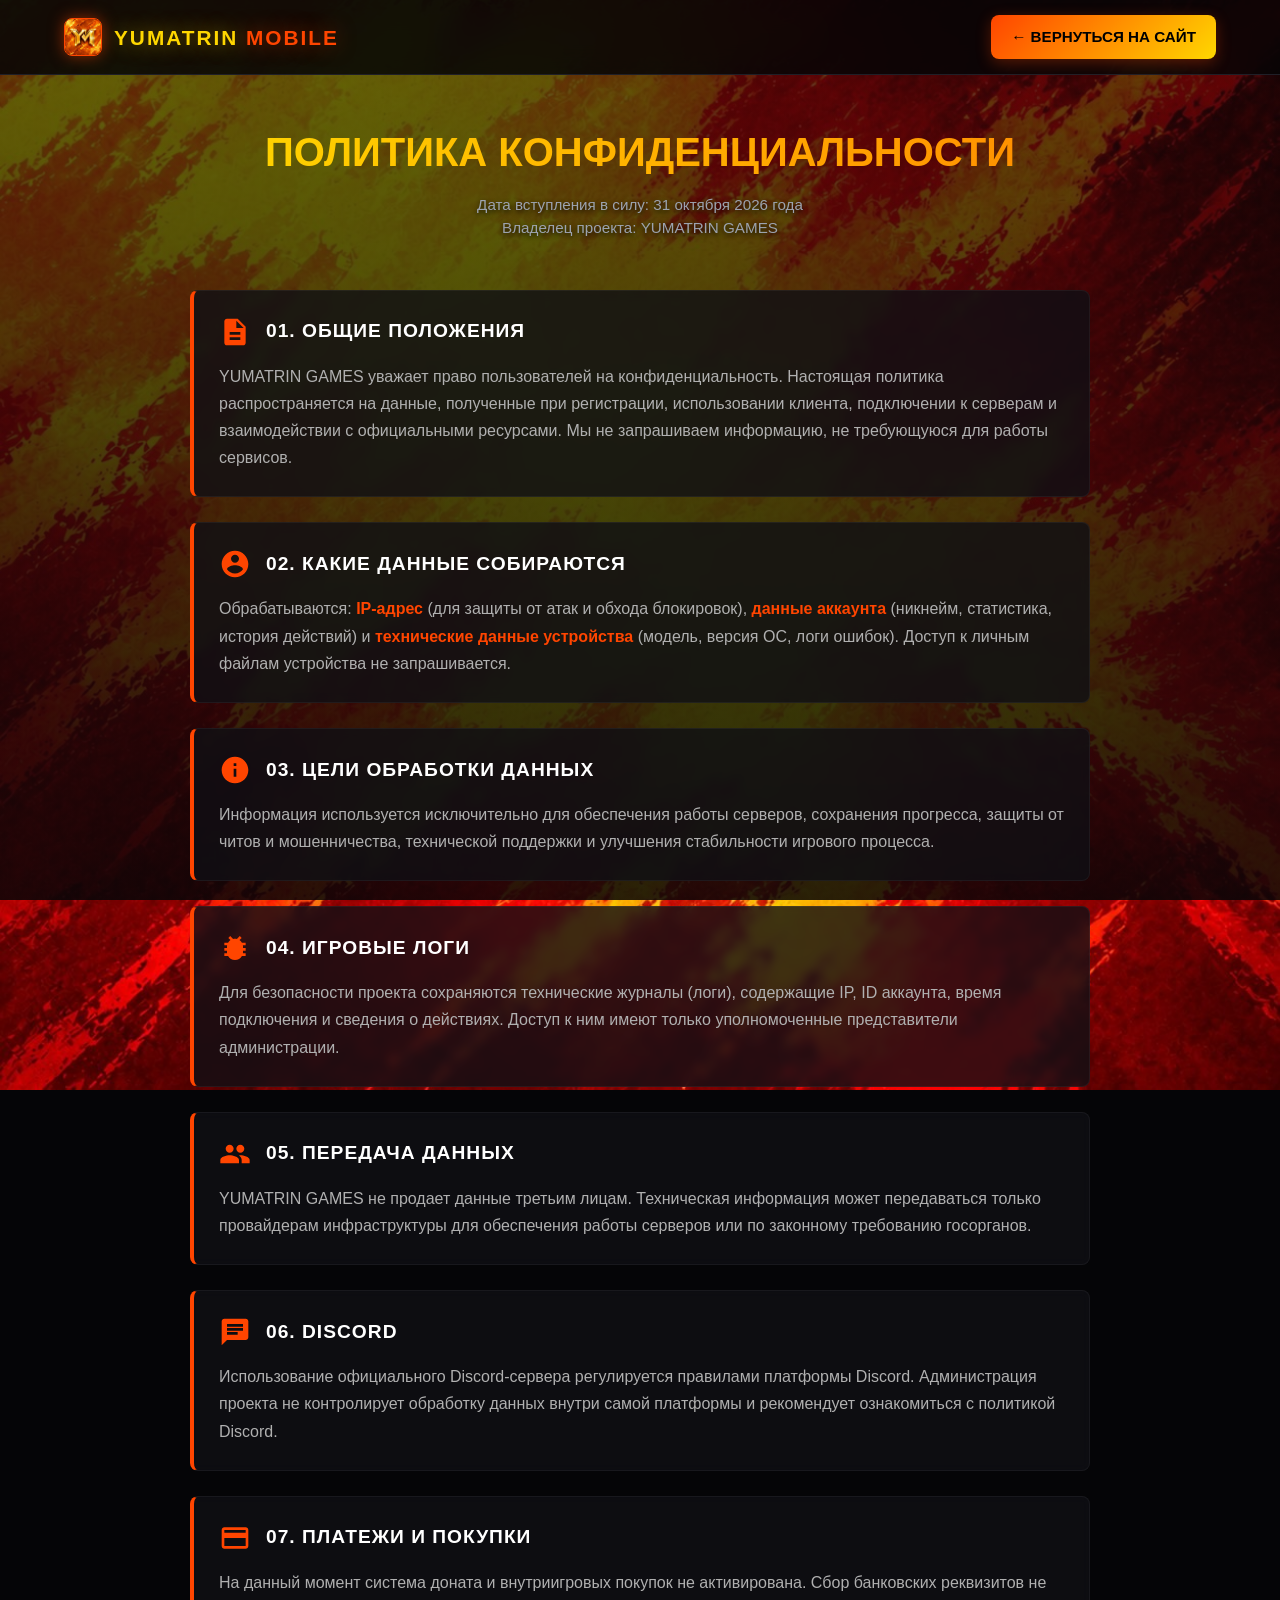
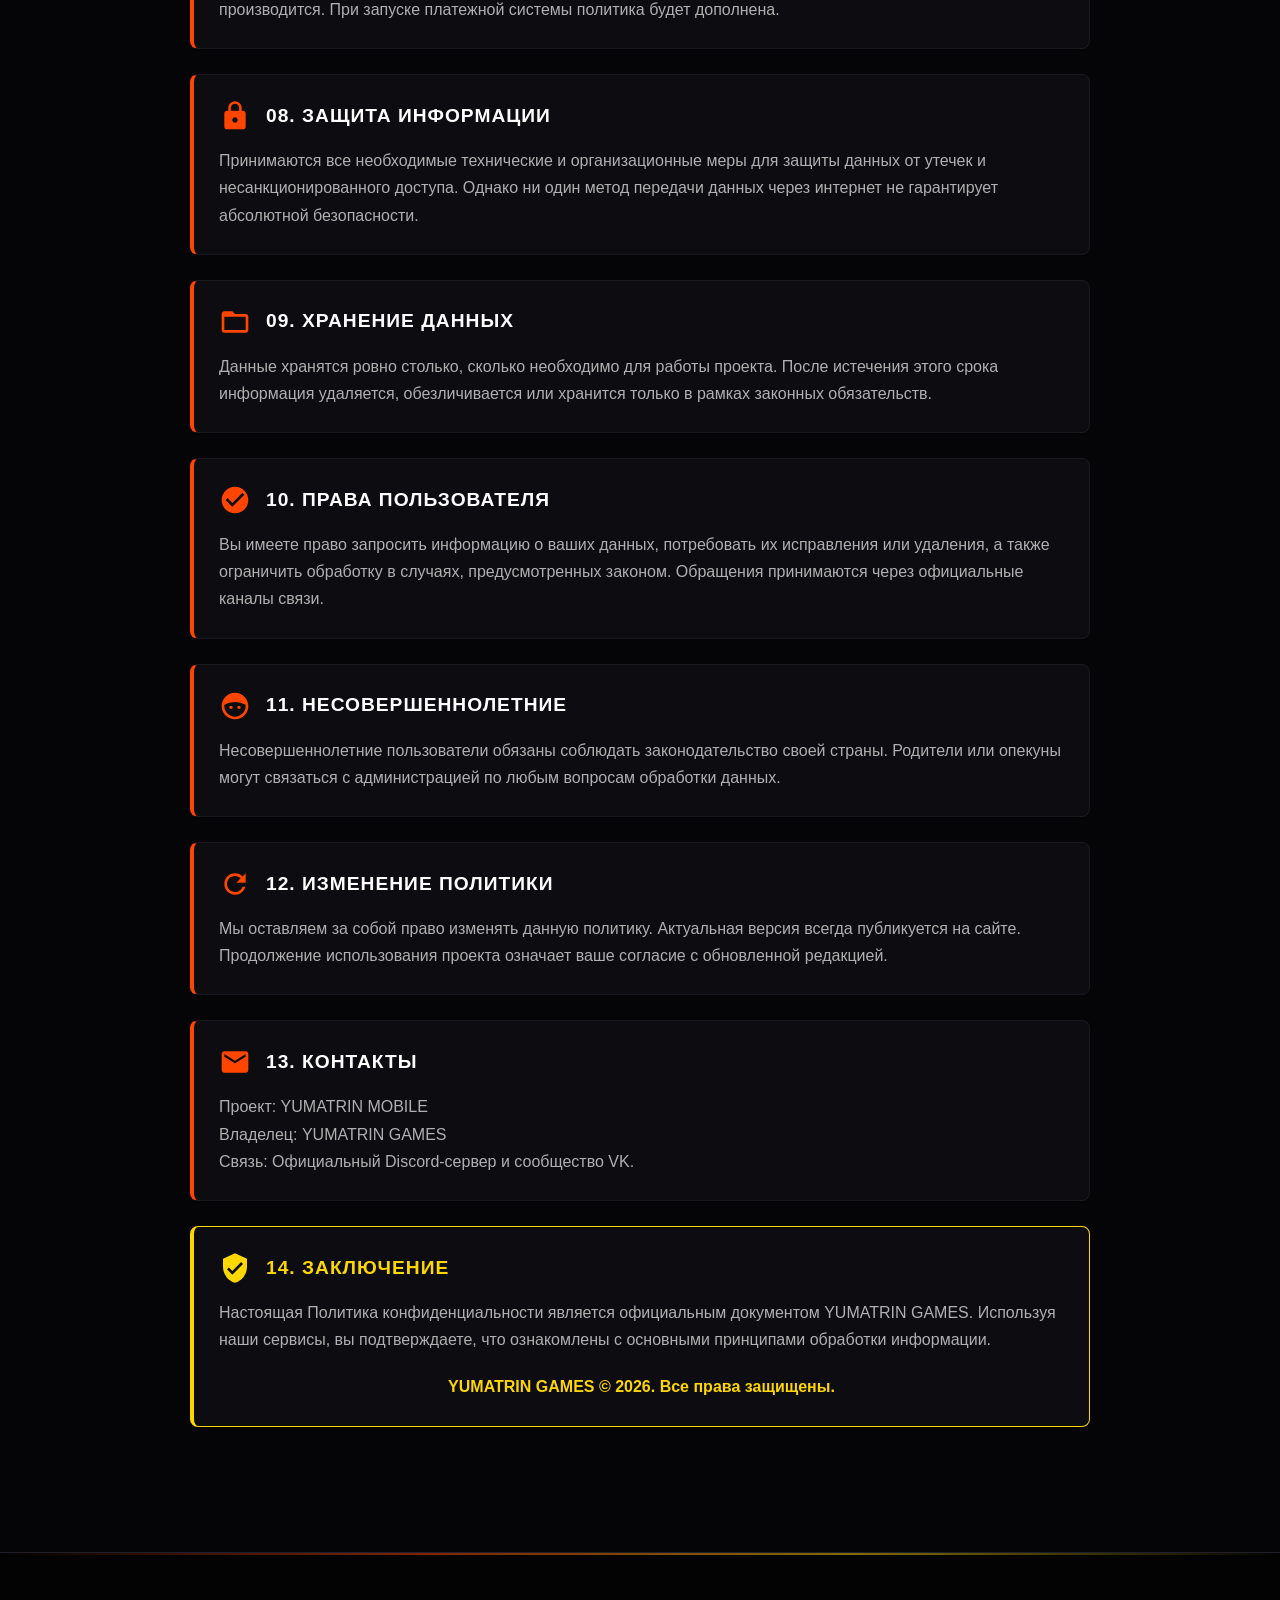
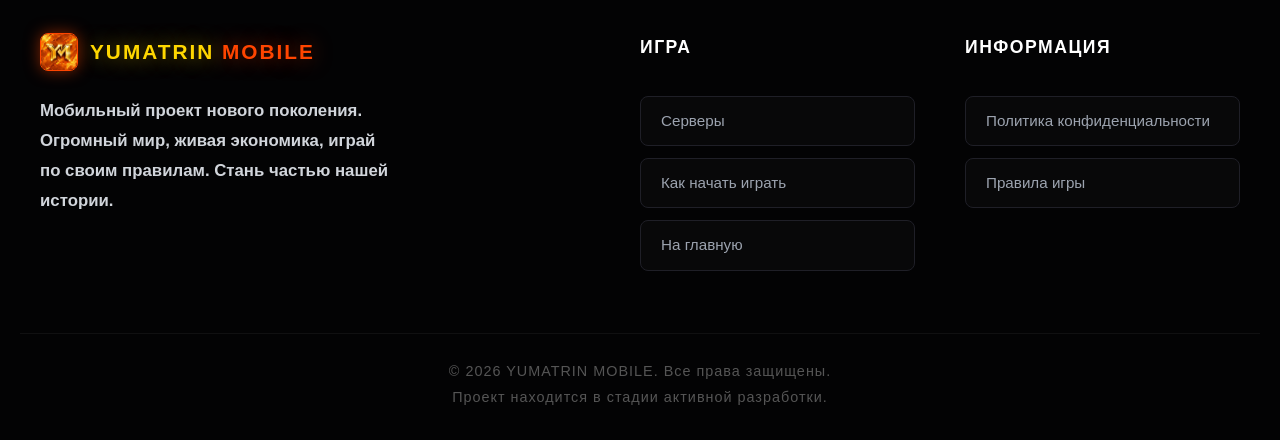
<file: policy.html>
<!DOCTYPE html>
<html lang="ru" translate="no">
<head>
    <meta charset="UTF-8">
    <meta name="viewport" content="width=device-width, initial-scale=1.0">
    <title>Политика конфиденциальности | YUMATRIN MOBILE</title>
    <link rel="stylesheet" href="style.css">
</head>
<body style="padding-top: 80px;"><header>
    <div class="header-left">
        <div class="logo-container">
            <img src="IMAGE/logo.jpg" alt="YM">
            <span><span class="title-yellow">YUMATRIN</span> <span class="title-orange">MOBILE</span></span>
        </div>
    </div>
    <a href="index.html" class="header-back-btn">← Вернуться на сайт</a>
</header>

<div class="policy-page">
    <div class="policy-container">
    <h1 class="policy-main-title">ПОЛИТИКА КОНФИДЕНЦИАЛЬНОСТИ</h1>
    <p class="policy-subtitle">Дата вступления в силу: 31 октября 2026 года<br>Владелец проекта: YUMATRIN GAMES</p>

<div class="policy-card hover-glow">
    <div class="policy-header">
        <svg viewBox="0 0 24 24"><path d="M14 2H6c-1.1 0-1.99.9-1.99 2L4 20c0 1.1.89 2 1.99 2H18c1.1 0 2-.9 2-2V8l-6-6zm2 16H8v-2h8v2zm0-4H8v-2h8v2zm-3-5V3.5L18.5 9H13z"/></svg>
        <h2>01. ОБЩИЕ ПОЛОЖЕНИЯ</h2>
    </div>
    <p>YUMATRIN GAMES уважает право пользователей на конфиденциальность. Настоящая политика распространяется на данные, полученные при регистрации, использовании клиента, подключении к серверам и взаимодействии с официальными ресурсами. Мы не запрашиваем информацию, не требующуюся для работы сервисов.</p>
</div>

<div class="policy-card hover-glow">
    <div class="policy-header">
        <svg viewBox="0 0 24 24"><path d="M12 2C6.48 2 2 6.48 2 12s4.48 10 10 10 10-4.48 10-10S17.52 2 12 2zm0 3c1.66 0 3 1.34 3 3s-1.34 3-3 3-3-1.34-3-3 1.34-3 3-3zm0 14.2c-2.5 0-4.71-1.28-6-3.22.03-1.99 4-3.08 6-3.08 1.99 0 5.97 1.09 6 3.08-1.29 1.94-3.5 3.22-6 3.22z"/></svg>
        <h2>02. КАКИЕ ДАННЫЕ СОБИРАЮТСЯ</h2>
    </div>
    <p>Обрабатываются: <b>IP-адрес</b> (для защиты от атак и обхода блокировок), <b>данные аккаунта</b> (никнейм, статистика, история действий) и <b>технические данные устройства</b> (модель, версия ОС, логи ошибок). Доступ к личным файлам устройства не запрашивается.</p>
</div>

<div class="policy-card hover-glow">
    <div class="policy-header">
        <svg viewBox="0 0 24 24"><path d="M12 2C6.48 2 2 6.48 2 12s4.48 10 10 10 10-4.48 10-10S17.52 2 12 2zm1 15h-2v-6h2v6zm0-8h-2V7h2v2z"/></svg>
        <h2>03. ЦЕЛИ ОБРАБОТКИ ДАННЫХ</h2>
    </div>
    <p>Информация используется исключительно для обеспечения работы серверов, сохранения прогресса, защиты от читов и мошенничества, технической поддержки и улучшения стабильности игрового процесса.</p>
</div>

<div class="policy-card hover-glow">
    <div class="policy-header">
        <svg viewBox="0 0 24 24"><path d="M20 8h-2.81c-.45-.78-1.07-1.45-1.82-1.96L17 4.41 15.59 3l-2.17 2.17C12.96 5.06 12.49 5 12 5c-.49 0-.96.06-1.41.17L8.41 3 7 4.41l1.62 1.63C7.88 6.55 7.26 7.22 6.81 8H4v2h2.09c-.05.33-.09.66-.09 1v1H4v2h2v1c0 .34.04.67.09 1H4v2h2.81c1.04 1.79 2.97 3 5.19 3s4.15-1.21 5.19-3H20v-2h-2.09c.05-.33.09-.66.09-1v-1h2v-2h-2v-1c0-.34-.04-.67-.09-1H20V8z"/></svg>
        <h2>04. ИГРОВЫЕ ЛОГИ</h2>
    </div>
    <p>Для безопасности проекта сохраняются технические журналы (логи), содержащие IP, ID аккаунта, время подключения и сведения о действиях. Доступ к ним имеют только уполномоченные представители администрации.</p>
</div>

<div class="policy-card hover-glow">
    <div class="policy-header">
        <svg viewBox="0 0 24 24"><path d="M16 11c1.66 0 2.99-1.34 2.99-3S17.66 5 16 5c-1.66 0-3 1.34-3 3s1.34 3 3 3zm-8 0c1.66 0 2.99-1.34 2.99-3S9.66 5 8 5C6.34 5 5 6.34 5 8s1.34 3 3 3zm0 2c-2.33 0-7 1.17-7 3.5V19h14v-2.5c0-2.33-4.67-3.5-7-3.5zm8 0c-.29 0-.62.02-.97.05 1.16.84 1.97 1.97 1.97 3.45V19h6v-2.5c0-2.33-4.67-3.5-7-3.5z"/></svg>
        <h2>05. ПЕРЕДАЧА ДАННЫХ</h2>
    </div>
    <p>YUMATRIN GAMES не продает данные третьим лицам. Техническая информация может передаваться только провайдерам инфраструктуры для обеспечения работы серверов или по законному требованию госорганов.</p>
</div>

<div class="policy-card hover-glow">
    <div class="policy-header">
        <svg viewBox="0 0 24 24"><path d="M20 2H4c-1.1 0-1.99.9-1.99 2L2 22l4-4h14c1.1 0 2-.9 2-2V4c0-1.1-.9-2-2-2zM6 9h12v2H6V9zm8 5H6v-2h8v2zm4-6H6V6h12v2z"/></svg>
        <h2>06. DISCORD</h2>
    </div>
    <p>Использование официального Discord-сервера регулируется правилами платформы Discord. Администрация проекта не контролирует обработку данных внутри самой платформы и рекомендует ознакомиться с политикой Discord.</p>
</div>

<div class="policy-card hover-glow">
    <div class="policy-header">
        <svg viewBox="0 0 24 24"><path d="M20 4H4c-1.11 0-1.99.89-1.99 2L2 18c0 1.11.89 2 2 2h16c1.11 0 2-.89 2-2V6c0-1.11-.89-2-2-2zm0 14H4v-6h16v6zm0-10H4V6h16v2z"/></svg>
        <h2>07. ПЛАТЕЖИ И ПОКУПКИ</h2>
    </div>
    <p>На данный момент система доната и внутриигровых покупок не активирована. Сбор банковских реквизитов не производится. При запуске платежной системы политика будет дополнена.</p>
</div>

<div class="policy-card hover-glow">
    <div class="policy-header">
        <svg viewBox="0 0 24 24"><path d="M18 8h-1V6c0-2.76-2.24-5-5-5S7 3.24 7 6v2H6c-1.1 0-2 .9-2 2v10c0 1.1.9 2 2 2h12c1.1 0 2-.9 2-2V10c0-1.1-.9-2-2-2zm-6 9c-1.1 0-2-.9-2-2s.9-2 2-2 2 .9 2 2-.9 2-2 2zm3.1-9H8.9V6c0-1.71 1.39-3.1 3.1-3.1 1.71 0 3.1 1.39 3.1 3.1v2z"/></svg>
        <h2>08. ЗАЩИТА ИНФОРМАЦИИ</h2>
    </div>
    <p>Принимаются все необходимые технические и организационные меры для защиты данных от утечек и несанкционированного доступа. Однако ни один метод передачи данных через интернет не гарантирует абсолютной безопасности.</p>
</div>

<div class="policy-card hover-glow">
    <div class="policy-header">
        <svg viewBox="0 0 24 24"><path d="M20 6h-8l-2-2H4c-1.1 0-1.99.9-1.99 2L2 18c0 1.1.9 2 2 2h16c1.1 0 2-.9 2-2V8c0-1.1-.9-2-2-2zm0 12H4V8h16v10z"/></svg>
        <h2>09. ХРАНЕНИЕ ДАННЫХ</h2>
    </div>
    <p>Данные хранятся ровно столько, сколько необходимо для работы проекта. После истечения этого срока информация удаляется, обезличивается или хранится только в рамках законных обязательств.</p>
</div>

<div class="policy-card hover-glow">
    <div class="policy-header">
        <svg viewBox="0 0 24 24"><path d="M12 2C6.48 2 2 6.48 2 12s4.48 10 10 10 10-4.48 10-10S17.52 2 12 2zm-2 15l-5-5 1.41-1.41L10 14.17l7.59-7.59L19 8l-9 9z"/></svg>
        <h2>10. ПРАВА ПОЛЬЗОВАТЕЛЯ</h2>
    </div>
    <p>Вы имеете право запросить информацию о ваших данных, потребовать их исправления или удаления, а также ограничить обработку в случаях, предусмотренных законом. Обращения принимаются через официальные каналы связи.</p>
</div>

<div class="policy-card hover-glow">
    <div class="policy-header">
        <svg viewBox="0 0 24 24"><path d="M9 11.75c-.69 0-1.25.56-1.25 1.25s.56 1.25 1.25 1.25 1.25-.56 1.25-1.25-.56-1.25-1.25-1.25zm6 0c-.69 0-1.25.56-1.25 1.25s.56 1.25 1.25 1.25 1.25-.56 1.25-1.25-.56-1.25-1.25-1.25zM12 2C6.48 2 2 6.48 2 12s4.48 10 10 10 10-4.48 10-10S17.52 2 12 2zm0 18c-4.41 0-8-3.59-8-8 0-.29.02-.58.05-.86C6.36 9.99 9.15 9 12 9s5.64.99 7.95 2.14c.03.28.05.57.05.86 0 4.41-3.59 8-8 8z"/></svg>
        <h2>11. НЕСОВЕРШЕННОЛЕТНИЕ</h2>
    </div>
    <p>Несовершеннолетние пользователи обязаны соблюдать законодательство своей страны. Родители или опекуны могут связаться с администрацией по любым вопросам обработки данных.</p>
</div>

<div class="policy-card hover-glow">
    <div class="policy-header">
        <svg viewBox="0 0 24 24"><path d="M17.65 6.35C16.2 4.9 14.21 4 12 4c-4.42 0-7.99 3.58-7.99 8s3.57 8 7.99 8c3.73 0 6.84-2.55 7.73-6h-2.08c-.82 2.33-3.04 4-5.65 4-3.31 0-6-2.69-6-6s2.69-6 6-6c1.66 0 3.14.69 4.22 1.78L13 11h7V4l-2.35 2.35z"/></svg>
        <h2>12. ИЗМЕНЕНИЕ ПОЛИТИКИ</h2>
    </div>
    <p>Мы оставляем за собой право изменять данную политику. Актуальная версия всегда публикуется на сайте. Продолжение использования проекта означает ваше согласие с обновленной редакцией.</p>
</div>

<div class="policy-card hover-glow">
    <div class="policy-header">
        <svg viewBox="0 0 24 24"><path d="M20 4H4c-1.1 0-1.99.9-1.99 2L2 18c0 1.1.9 2 2 2h16c1.1 0 2-.9 2-2V6c0-1.1-.9-2-2-2zm0 4l-8 5-8-5V6l8 5 8-5v2z"/></svg>
        <h2>13. КОНТАКТЫ</h2>
    </div>
    <p>Проект: YUMATRIN MOBILE<br>Владелец: YUMATRIN GAMES<br>Связь: Официальный Discord-сервер и сообщество VK.</p>
</div>

<div class="policy-card hover-glow" style="border-color: var(--gold);">
    <div class="policy-header">
        <svg viewBox="0 0 24 24" style="fill: var(--gold);"><path d="M12 1L3 5v6c0 5.55 3.84 10.74 9 12 5.16-1.26 9-6.45 9-12V5l-9-4zm-2 16l-4-4 1.41-1.41L10 14.17l6.59-6.59L18 9l-8 8z"/></svg>
        <h2 style="color: var(--gold);">14. ЗАКЛЮЧЕНИЕ</h2>
    </div>
    <p>Настоящая Политика конфиденциальности является официальным документом YUMATRIN GAMES. Используя наши сервисы, вы подтверждаете, что ознакомлены с основными принципами обработки информации.</p>
    <p style="text-align: center; margin-top: 20px; font-weight: bold; color: var(--gold);">YUMATRIN GAMES © 2026. Все права защищены.</p>
</div>
</div></div>

<footer id="footer">
    <div class="footer-container">
        <div class="footer-col-main">
            <div class="logo-container">
                <img src="IMAGE/logo.jpg" alt="YM">
                <span><span class="title-yellow">YUMATRIN</span> <span class="title-orange">MOBILE</span></span>
            </div>
            <p>Мобильный проект нового поколения. Огромный мир, живая экономика, играй по своим правилам. Стань частью нашей истории.</p>
        </div>
        <div class="footer-col">
            <h4>Игра</h4>
            <a href="index.html#servers">Серверы</a>
            <a href="index.html#download-section">Как начать играть</a>
            <a href="index.html">На главную</a>
        </div>
        <div class="footer-col">
            <h4>Информация</h4>
            <a href="policy.html">Политика конфиденциальности</a>
            <a href="rules.html">Правила игры</a>
        </div>
    </div>
    <div class="copyright">
        <p>&copy; 2026 YUMATRIN MOBILE. Все права защищены.<br>Проект находится в стадии активной разработки.</p>
    </div>
</footer>

<script src="script.js"></script>
</body>
</html>
</file>
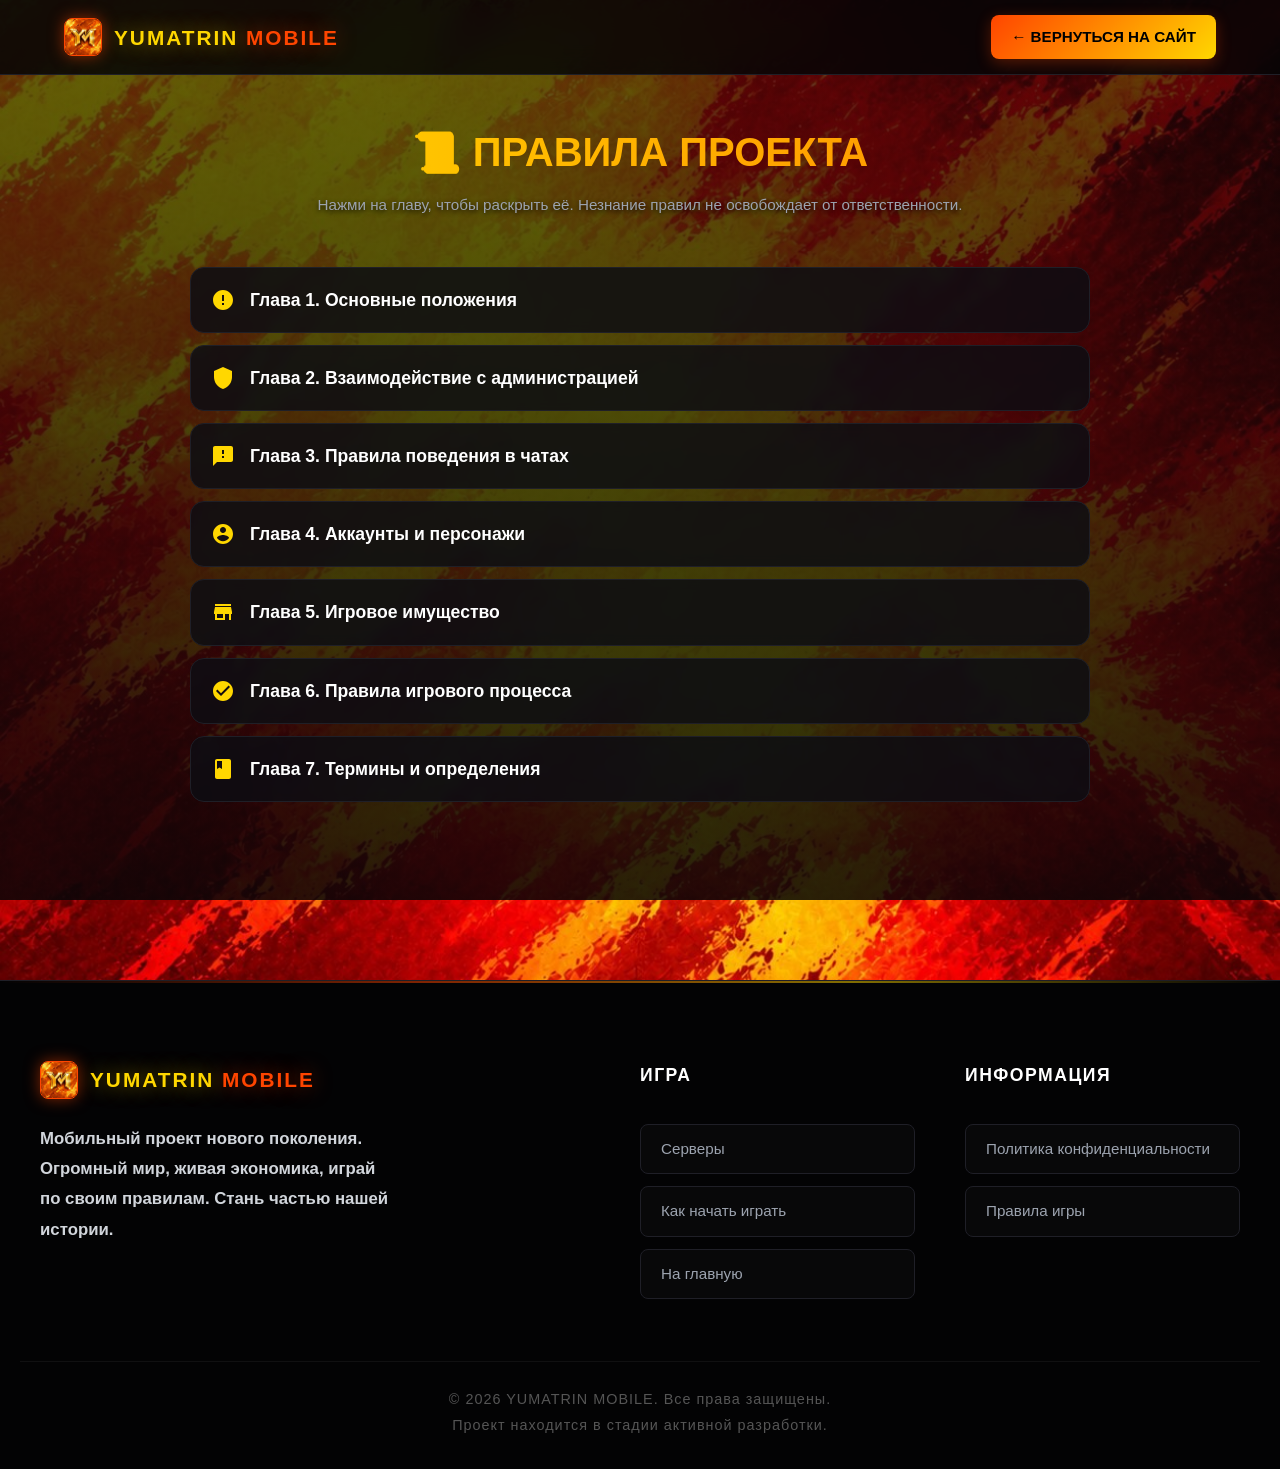
<file: rules.html>
<!DOCTYPE html>
<html lang="ru" translate="no">
<head>
    <meta charset="UTF-8">
    <meta name="viewport" content="width=device-width, initial-scale=1.0">
    <title>Правила проекта - YUMATRIN MOBILE</title>
    <link rel="stylesheet" href="style.css">
</head>
<body style="padding-top: 80px;"><header>
    <div class="header-left">
        <div class="logo-container">
            <img src="IMAGE/logo.jpg" alt="YM">
            <span><span class="title-yellow">YUMATRIN</span> <span class="title-orange">MOBILE</span></span>
        </div>
    </div>
    <a href="index.html" class="header-back-btn">← Вернуться на сайт</a>
</header>

<div class="policy-page">
    <div class="policy-container">
        <h1 class="policy-main-title" style="color: #00d2ff;">📜 ПРАВИЛА ПРОЕКТА</h1>
        <p class="policy-subtitle">Нажми на главу, чтобы раскрыть её. Незнание правил не освобождает от ответственности.</p>

    <div class="rules-accordion">
        
        <details class="rule-item">
            <summary class="rule-header">
                <svg viewBox="0 0 24 24"><path d="M12 2C6.48 2 2 6.48 2 12s4.48 10 10 10 10-4.48 10-10S17.52 2 12 2zm1 15h-2v-2h2v2zm0-4h-2V7h2v6z"/></svg>
                <h2>Глава 1. Основные положения</h2>
            </summary>
            <div class="rule-content">
                <p><b>1.1</b> При регистрации игрового аккаунта на проекте YUMATRIN MOBILE вы обязуетесь строго соблюдать данные правила. Незнание правил не освобождает от ответственности.</p>
                <p><b>1.2</b> Правила обязательны для всех участников независимо от статуса и роли. Исключение — медиа-партнёры, у которых отдельный регламент.</p>
                <p><b>1.3</b> Правила формируются исходя из прецедентов. Администрация имеет право привлекать к ответственности.</p>
                <p><b>1.4</b> Правила могут обновляться в любое время.</p>
                <p><b>1.5</b> Запрещено проводить масштабные сторонние конкурсы без разрешения. <span class="punish">Наказание: блокировка до 7 дней.</span></p>
                <p><b>1.6</b> Запрещено использование читов и стороннего ПО. <span class="punish">Наказание: блокировка от 30 дней до навсегда.</span></p>
                <p><b>1.7</b> Запрещено создание ресурсов, направленных на оскорбление проекта. <span class="punish">Наказание: блокировка от 30 дней до навсегда + ЧСП.</span></p>
                <p><b>1.8</b> Запрещён деанон. <span class="punish">Наказание: блокировка навсегда + ЧСП.</span></p>
                <p><b>1.9</b> Приоритет правил сервера над ролевой логикой.</p>
                <p><b>1.10</b> Администрация может применять наказания, не указанные в регламенте, если действия вредят проекту.</p>
            </div>
        </details>

        <details class="rule-item">
            <summary class="rule-header">
                <svg viewBox="0 0 24 24"><path d="M12 1L3 5v6c0 5.55 3.84 10.74 9 12 5.16-1.26 9-6.45 9-12V5l-9-4z"/></svg>
                <h2>Глава 2. Взаимодействие с администрацией</h2>
            </summary>
            <div class="rule-content">
                <p><b>2.1</b> Запрещён оффтоп в репортах. <span class="punish">Наказание: MUTE 60-90 мин.</span></p>
                <p><b>2.2</b> Запрещено мешать работе администраторов. <span class="punish">Наказание: MUTE 90 мин + DEMORGAN 30 мин.</span></p>
                <p><b>2.3</b> Уважайте решения администрации. <span class="punish">Наказание: MUTE 60-180 мин + WARN.</span></p>
                <p><b>2.4</b> Запрещена грубость в адрес администрации. <span class="punish">Наказание: блокировка 7-31 день.</span></p>
                <p><b>2.5</b> Запрещена передача конфиденциальной информации. <span class="punish">Наказание: блокировка навсегда.</span></p>
                <p><b>2.6</b> Администраторы реагируют на нарушения на всех ресурсах (Discord, Telegram, VK).</p>
                <p><b>2.7</b> Запрещены ложные репорты. <span class="punish">Наказание: блокировка 7-14 дней.</span></p>
                <p><b>2.8</b> Обсуждение действий администрации только через репорты.</p>
            </div>
        </details>

        <details class="rule-item">
            <summary class="rule-header">
                <svg viewBox="0 0 24 24"><path d="M20 2H4c-1.1 0-1.99.9-1.99 2L2 22l4-4h14c1.1 0 2-.9 2-2V4c0-1.1-.9-2-2-2zm-7 12h-2v-2h2v2zm0-4h-2V6h2v4z"/></svg>
                <h2>Глава 3. Правила поведения в чатах</h2>
            </summary>
            <div class="rule-content">
                <p><b>3.1</b> Запрещена реклама сторонних проектов. <span class="punish">Наказание: MUTE 90 мин или бан 7-14 дней.</span></p>
                <p><b>3.2</b> Запрещена реклама семей и бизнеса вне СМИ. <span class="punish">Наказание: MUTE 40 мин.</span></p>
                <p><b>3.3</b> Запрещены расизм, экстремизм и нацизм. <span class="punish">Наказание: бан от 31 дня до навсегда.</span></p>
                <p><b>3.4</b> Запрещены оскорбления родственников и угрозы. <span class="punish">Наказание: MUTE 180 мин + WARN.</span></p>
                <p><b>3.5</b> Запрещены помехи в голосовом чате. <span class="punish">Наказание: MUTE 60 мин.</span></p>
            </div>
        </details>

        <details class="rule-item">
            <summary class="rule-header">
                <svg viewBox="0 0 24 24"><path d="M12 2C6.48 2 2 6.48 2 12s4.48 10 10 10 10-4.48 10-10S17.52 2 12 2zm0 3c1.66 0 3 1.34 3 3s-1.34 3-3 3-3-1.34-3-3 1.34-3 3-3zm0 14.2c-2.5 0-4.71-1.28-6-3.22.03-1.99 4-3.08 6-3.08 1.99 0 5.97 1.09 6 3.08-1.29 1.94-3.5 3.22-6 3.22z"/></svg>
                <h2>Глава 4. Аккаунты и персонажи</h2>
            </summary>
            <div class="rule-content">
                <p><b>4.1</b> Запрещена продажа/передача аккаунтов. <span class="punish">Наказание: бан навсегда + обнуление.</span></p>
                <p><b>4.2</b> Запрещено создание твинков для ухода от наказаний. <span class="punish">Наказание: бан всех аккаунтов.</span></p>
                <p><b>4.3</b> Запрещено выдавать себя за администрацию. <span class="punish">Наказание: бан 7 дней.</span></p>
                <p><b>4.4</b> Никнейм должен быть в формате Имя_Фамилия. <span class="punish">Наказание: смена ника или бан до 30 дней.</span></p>
                <p><b>4.5</b> Запрещены неадекватные имена (Agiilld_Bodwh). <span class="punish">Наказание: смена ника или бан до 60 дней.</span></p>
                <p><b>4.6</b> Запрещена нецензурная лексика в нике. <span class="punish">Наказание: смена ника или бан до 90 дней.</span></p>
                <p><b>4.7</b> Запрещено копировать ники админов и лидеров. <span class="punish">Наказание: смена ника или бан.</span></p>
                <p><b>4.8</b> Запрещены ники с экстремистской символикой. <span class="punish">Наказание: бан до 60 дней.</span></p>
                <p><b>4.9</b> Запрещены ники из одной буквы или цифр. <span class="punish">Наказание: смена ника.</span></p>
            </div>
        </details>

        <details class="rule-item">
            <summary class="rule-header">
                <svg viewBox="0 0 24 24"><path d="M20 4H4v2h16V4zm1 10v-2l-1-5H4l-1 5v2h1v6h10v-6h4v6h2v-6h1zm-9 4H6v-4h6v4z"/></svg>
                <h2>Глава 5. Игровое имущество</h2>
            </summary>
            <div class="rule-content">
                <p><b>5.1</b> Ответственность за имущество несёт владелец.</p>
                <p><b>5.2</b> Администрация не компенсирует имущество при взломах.</p>
                <p><b>5.3</b> Запрещён экономический вред. <span class="punish">Наказание: обнуление персонажа.</span></p>
                <p><b>5.4</b> Разрешено до 3 бизнесов. <span class="punish">Наказание: изъятие лишнего.</span></p>
                <p><b>5.5</b> Запрещена продажа бизнеса ниже 50% стоимости. <span class="punish">Наказание: бан 14 дней.</span></p>
                <p><b>5.6</b> Запрещена продажа дома ниже 50% гос. цены. <span class="punish">Наказание: бан 7 дней.</span></p>
                <p><b>5.7</b> Запрещена продажа машины ниже 50% гос. цены. <span class="punish">Наказание: бан 7 дней.</span></p>
                <p><b>5.8</b> Бизнес изымается при неактивности (менее 6 часов за 7 дней).</p>
                <p><b>5.9</b> Администрация не возвращает имущество при скаме.</p>
                <p><b>5.10</b> Запрещена покупка/продажа имущества за реал. <span class="punish">Наказание: бан навсегда.</span></p>
                <p><b>5.11</b> Запрещён обман игроков. <span class="punish">Наказание: бан до 30 дней + обнуление.</span></p>
                <p><b>5.12</b> Лимит переводов — 35.000.000 в сутки. <span class="punish">Наказание: бан 3-7 дней.</span></p>
                <p><b>5.13</b> Запрещена передача имущества между твинками. <span class="punish">Наказание: обнуление + бан 30 дней.</span></p>
                <p><b>5.14</b> Запрещено завышать цены в RP-кризис. <span class="punish">Наказание: WARN + изъятие прибыли.</span></p>
            </div>
        </details>

        <details class="rule-item">
            <summary class="rule-header">
                <svg viewBox="0 0 24 24"><path d="M12 2C6.48 2 2 6.48 2 12s4.48 10 10 10 10-4.48 10-10S17.52 2 12 2zm-2 15l-5-5 1.41-1.41L10 14.17l7.59-7.59L19 8l-9 9z"/></svg>
                <h2>Глава 6. Правила игрового процесса</h2>
            </summary>
            <div class="rule-content">
                <p><b>6.1</b> Запрещено неправильное использование /do, /try. <span class="punish">Наказание: MUTE 20 мин.</span></p>
                <p><b>6.2</b> Запрещена отыгровка в свою пользу. <span class="punish">Наказание: DEMORGAN 60 мин.</span></p>
                <p><b>6.3</b> Запрещено избегать RP через выход из игры. <span class="punish">Наказание: DEMORGAN 30 мин + WARN.</span></p>
                <p><b>6.4</b> Запрещено аморальное поведение. <span class="punish">Наказание: MUTE 180 мин.</span></p>
                <p><b>6.5</b> Запрещён AFK с помехами. <span class="punish">Наказание: KICK.</span></p>
                <p><b>6.6</b> Запрещён слив склада семьи. <span class="punish">Наказание: бан до 14 дней.</span></p>
                <p><b>6.7</b> Запрещён поиск нарушений ради вреда. <span class="punish">Наказание: бан от 7 дней до навсегда.</span></p>
                <p><b>6.8</b> Запрещён перенос OOC конфликтов в IC. <span class="punish">Наказание: бан до 15 дней.</span></p>
                <p><b>6.9</b> Запрещена блокировка проходов без причины. <span class="punish">Наказание: KICK или DEMORGAN 60 мин.</span></p>
                <p><b>6.10</b> Запрещён спам взаимодействиями. <span class="punish">Наказание: MUTE 30 мин.</span></p>
                <p><b>6.11</b> Запрещено склонять к нарушениям. <span class="punish">Наказание: бан до 7 дней.</span></p>
                <p><b>6.12</b> Запрещено использовать баги. <span class="punish">Наказание: бан 7-30 дней.</span></p>
                <p><b>6.13</b> Запрещены мультиаккаунты для обхода. <span class="punish">Наказание: бан всех аккаунтов.</span></p>
                <p><b>6.14</b> Запрещена дискриминация. <span class="punish">Наказание: бан 14-30 дней.</span></p>
                <p><b>6.15</b> Запрещён спам и реклама в чате. <span class="punish">Наказание: MUTE 90 мин + WARN.</span></p>
                <p><b>6.16</b> NLR — забыть информацию о смерти, не возвращаться 15 мин. <span class="punish">Наказание: DEMORGAN 60 мин + WARN.</span></p>
                <p><b>6.17</b> Запрещён Camping. <span class="punish">Наказание: DEMORGAN 60 мин.</span></p>
                <p><b>6.18</b> Запрещён AFK в голосовых каналах. <span class="punish">Наказание: KICK.</span></p>
            </div>
        </details>

        <details class="rule-item">
            <summary class="rule-header">
                <svg viewBox="0 0 24 24"><path d="M18 2H6c-1.1 0-2 .9-2 2v16c0 1.1.9 2 2 2h12c1.1 0 2-.9 2-2V4c0-1.1-.9-2-2-2zM6 4h5v8l-2.5-1.5L6 12V4z"/></svg>
                <h2>Глава 7. Термины и определения</h2>
            </summary>
            <div class="rule-content">
                <p><b>RP (RolePlay)</b> — отыгровка роли.</p>
                <p><b>IC (In Character)</b> — информация от лица персонажа.</p>
                <p><b>OOC (Out Of Character)</b> — информация от лица игрока.</p>
                <p><b>MG (Meta Gaming)</b> — использование OOC информации в IC. <span class="punish">Наказание: MUTE 30 мин.</span></p>
                <p><b>NonRP</b> — действия, не соответствующие логике. <span class="punish">Наказание: DEMORGAN 30 мин + WARN.</span></p>
                <p><b>Drive</b> — нереалистичное вождение. <span class="punish">Наказание: DEMORGAN 60 мин.</span></p>
                <p><b>PG (Powergaming)</b> — преувеличение возможностей. <span class="punish">Наказание: DEMORGAN 60 мин.</span></p>
                <p><b>DM (DeathMatch)</b> — убийство без причины. <span class="punish">Наказание: DEMORGAN 90 мин.</span></p>
                <p><b>Mass DM</b> — массовые убийства. <span class="punish">Наказание: DEMORGAN 180 мин + WARN.</span></p>
                <p><b>DB (DriveBy)</b> — убийство за рулём. <span class="punish">Наказание: DEMORGAN 60 мин.</span></p>
                <p><b>SK (Spawn Kill)</b> — убийство на спавне. <span class="punish">Наказание: DEMORGAN 60 мин + WARN.</span></p>
                <p><b>Mass SK</b> — массовые убийства на спавне. <span class="punish">Наказание: DEMORGAN 90 мин + 2 WARN.</span></p>
                <p><b>RK (Revenge Kill)</b> — убийство из мести. <span class="punish">Наказание: DEMORGAN 30 мин.</span></p>
                <p><b>TK (Team Kill)</b> — убийство своих. <span class="punish">Наказание: DEMORGAN 60 мин + WARN.</span></p>
                <p><b>UB (Unrealistic Behavior)</b> — нереалистичное поведение. <span class="punish">Наказание: DEMORGAN 60 мин.</span></p>
                <p><b>GZ (Green Zone)</b> — безопасная зона. <span class="punish">Наказание: DEMORGAN 120 мин + WARN.</span></p>
                <p><b>TH (TriggerHappy)</b> — агрессивное поведение без причины. <span class="punish">Наказание: DEMORGAN 90 мин.</span></p>
                <p><b>GS (Ghosting)</b> — использование инфы после выхода. <span class="punish">Наказание: DEMORGAN 30 мин.</span></p>
            </div>
        </details>

    </div>
</div>
</div>

<footer id="footer">
    <div class="footer-container">
        <div class="footer-col-main">
            <div class="logo-container">
                <img src="IMAGE/logo.jpg" alt="YM">
                <span><span class="title-yellow">YUMATRIN</span> <span class="title-orange">MOBILE</span></span>
            </div>
            <p>Мобильный проект нового поколения. Огромный мир, живая экономика, играй по своим правилам. Стань частью нашей истории.</p>
        </div>
        <div class="footer-col">
            <h4>Игра</h4>
            <a href="index.html#servers">Серверы</a>
            <a href="index.html#download-section">Как начать играть</a>
            <a href="index.html">На главную</a>
        </div>
        <div class="footer-col">
            <h4>Информация</h4>
            <a href="policy.html">Политика конфиденциальности</a>
            <a href="rules.html">Правила игры</a>
        </div>
    </div>
    <div class="copyright">
        <p>&copy; 2026 YUMATRIN MOBILE. Все права защищены.<br>Проект находится в стадии активной разработки.</p>
    </div>
</footer>

<script src="script.js"></script>
</body>
</html>
</file>
<file: style.css>
:root {
    --bg: #050507; --bg-card: #0e0e13; --text: #ffffff; --text-muted: #9ca3af;
    --accent: #ff4500; --gold: #ffd700; --border: #1f1f27;
    --c-gov: #ffea00; --c-fsb: #b0bec5; --c-mvd: #2979ff; --c-vch: #4caf50;
    --c-mz: #ff1744; --c-smi: #ff9100; --c-malina: #f50057; --c-kurgan: #00e676;
    --c-talnov: #00b0ff; --c-sormovo: #5c6bc0; --c-estate-apt: #00e5ff;
    --c-estate-eco: #00e676; --c-estate-mid: #ff9100; --c-estate-elite: #ff1744;
    --c-trans-eco: #00e676; --c-trans-mid: #ff9100; --c-trans-premium: #ff1744;
    --c-biz: #00bcd4;
}

*{ margin: 0; padding: 0; box-sizing: border-box; font-family: 'Segoe UI', Arial, sans-serif; scroll-behavior: smooth; user-select: none; -webkit-touch-callout: none; }

body {
    background-color: var(--bg);
    color: var(--text);
    line-height: 1.6;
    overflow-x: hidden;
    background-image: linear-gradient(rgba(5, 5, 7, 0.6), rgba(5, 5, 7, 0.85)), url('IMAGE/bg-main.jpg');
    background-size: cover;
    background-position: center;
    background-attachment: fixed;
    background-repeat: no-repeat;
    min-height: 100vh;
}

/* --- ЭФФЕКТЫ --- */
#effects-container { position: fixed; top: 0; left: 0; width: 100%; height: 100%; pointer-events: none; z-index: -1; overflow: hidden; }
.falling-leaf { position: absolute; color: #d35400; font-size: 20px; opacity: 0; animation: fall linear forwards; }
.fire-spark { position: absolute; width: 4px; height: 4px; background: #ff4500; border-radius: 50%; box-shadow: 0 0 10px #ff4500, 0 0 20px #ff8c00; opacity: 0; animation: spark-rise linear forwards; }
.twinkling-star { position: absolute; width: 2px; height: 2px; background: #ffd700; border-radius: 50%; box-shadow: 0 0 8px #ffd700; opacity: 0; animation: twinkle ease-in-out infinite; }

@keyframes fall { 0% { transform: translateY(-10vh) rotate(0deg); opacity: 0; } 10% { opacity: 0.8; } 90% { opacity: 0.8; } 100% { transform: translateY(110vh) rotate(360deg); opacity: 0; } }
@keyframes spark-rise { 0% { transform: translateY(0) scale(1); opacity: 0; } 20% { opacity: 1; } 100% { transform: translateY(-100px) scale(0); opacity: 0; } }
@keyframes twinkle { 0%, 100% { opacity: 0; transform: scale(0.5); } 50% { opacity: 1; transform: scale(1.5); } }

/* --- ШАПКА --- */
header { position: fixed; top: 0; width: 100%; padding: 15px 5%; display: flex; justify-content: space-between; align-items: center; background: rgba(5, 5, 7, 0.85); backdrop-filter: blur(15px); border-bottom: 1px solid var(--border); z-index: 1000; }
.header-left { display: flex; align-items: center; gap: 20px; }
.burger-menu { cursor: pointer; display: flex; flex-direction: column; gap: 6px; z-index: 1001; padding: 12px; background: rgba(255,255,255,0.03); border-radius: 8px; border: 1px solid transparent; transition: all 0.4s ease; }
.burger-menu:hover { background: rgba(255, 215, 0, 0.1); border-color: var(--gold); box-shadow: 0 0 15px rgba(255,215,0,0.3); }
.burger-menu span { display: block; width: 28px; height: 3px; background: linear-gradient(90deg, var(--gold), var(--accent)); border-radius: 3px; transition: 0.4s ease; box-shadow: 0 0 8px rgba(255, 215, 0, 0.5); }
.burger-menu:hover span { background: #fff; box-shadow: 0 0 12px var(--gold); transform: scaleX(1.1); }
.logo-container { display: flex; align-items: center; gap: 12px; font-size: 1.3rem; font-weight: 900; letter-spacing: 2px; text-transform: uppercase; text-decoration: none; }
.logo-container img { width: 38px; height: 38px; border-radius: 8px; border: 1px solid var(--accent); box-shadow: 0 0 15px rgba(255, 69, 0, 0.5); object-fit: cover; }
.title-yellow { color: var(--gold); text-shadow: 0 0 20px rgba(255, 215, 0, 0.5); }
.title-orange { color: var(--accent); text-shadow: 0 0 20px rgba(255, 69, 0, 0.5); }

/* --- БОКОВОЕ МЕНЮ --- */
.nav-menu { position: fixed; top: 0; left: -320px; width: 320px; height: 100vh; background: #08080b; border-right: 1px solid var(--border); display: flex; flex-direction: column; padding: 100px 30px; gap: 15px; transition: left 0.4s cubic-bezier(0.4, 0, 0.2, 1); z-index: 999; box-shadow: 10px 0 50px rgba(0,0,0,0.9); }
.nav-menu.active { left: 0; }
.nav-menu a { color: var(--text); text-decoration: none; font-size: 1.1rem; font-weight: 600; transition: all 0.3s ease; display: block; padding: 15px 20px; border-radius: 10px; border: 1px solid var(--border); text-transform: uppercase; letter-spacing: 1px; cursor: pointer; background: rgba(255,255,255,0.02); position: relative; overflow: hidden; }
.nav-menu a:hover { color: #000; background: var(--gold); border-color: var(--gold); box-shadow: 0 5px 15px rgba(255, 215, 0, 0.3); transform: translateX(5px); }
.menu-donate-btn { display: flex !important; align-items: center; justify-content: space-between; border-left: 3px solid var(--gold) !important; background: linear-gradient(90deg, rgba(255,215,0,0.05) 0%, rgba(255,255,255,0.02) 100%) !important; }
.menu-donate-btn:hover { background: rgba(255, 215, 0, 0.15) !important; color: #fff !important; border-color: var(--gold) !important; box-shadow: 0 0 20px rgba(255, 215, 0, 0.4) !important; }
.menu-x2-badge { background: linear-gradient(45deg, #ff0055, #ff4500); color: #fff; font-size: 0.75rem; font-weight: 900; padding: 4px 10px; border-radius: 6px; letter-spacing: 1px; box-shadow: 0 0 10px rgba(255,0,85,0.5); animation: pulseBadge 2s infinite; }

/* --- ГЛАВНЫЙ ЭКРАН --- */
.hero { min-height: 100vh; display: flex; flex-direction: column; justify-content: center; align-items: center; text-align: center; padding: 120px 20px 60px; position: relative; background: radial-gradient(circle at 50% 50%, rgba(255, 69, 0, 0.15) 0%, transparent 60%); animation: bgPulse 10s infinite alternate; }
.hero h1 { font-size: 5rem; font-weight: 900; text-transform: uppercase; letter-spacing: 4px; margin-bottom: 20px; line-height: 1.1; animation: fadeInDown 1s ease-out; }
.hero-buttons { display: flex; gap: 25px; margin-top: 30px; animation: fadeInUp 1s ease-out 0.3s both; position: relative; z-index: 10; }
.hero-btn { padding: 18px 50px; font-size: 1.2rem; font-weight: 900; border-radius: 12px; text-decoration: none; transition: all 0.4s cubic-bezier(0.175, 0.885, 0.32, 1.275); cursor: pointer; border: none; text-transform: uppercase; letter-spacing: 1.5px; position: relative; overflow: hidden; }
.hero-btn::before { content: ''; position: absolute; top: 0; left: -100%; width: 50%; height: 100%; background: linear-gradient(to right, rgba(255,255,255,0) 0%, rgba(255,255,255,0.3) 50%, rgba(255,255,255,0) 100%); transform: skewX(-25deg); transition: 0.7s; }
.hero-btn:hover::before { left: 150%; }
.hero-btn.primary { background: linear-gradient(135deg, var(--accent), var(--gold)); color: #000; box-shadow: 0 10px 20px rgba(255, 69, 0, 0.3); }
.hero-btn.primary:hover { transform: translateY(-5px) scale(1.05); box-shadow: 0 15px 30px rgba(255, 69, 0, 0.5); color: #fff; }
.hero-btn.secondary { background: rgba(255,255,255,0.03); color: #fff; border: 2px solid rgba(255,255,255,0.1); }
.hero-btn.secondary:hover { border-color: var(--gold); color: var(--gold); transform: translateY(-5px) scale(1.05); }

/* --- СЕКЦИИ --- */
.section-title { font-size: 2.5rem; margin-bottom: 10px; text-transform: uppercase; font-weight: 900; letter-spacing: 2px; text-align: center; }
.section-subtitle { color: var(--text-muted); margin-bottom: 50px; font-size: 1.1rem; text-align: center; }
.servers-section { padding: 80px 20px; background: #08080a; }
.servers-grid { display: flex; justify-content: center; max-width: 1000px; margin: 0 auto; }
.server-card { background: linear-gradient(180deg, rgba(14,14,19,1) 0%, rgba(20,10,5,1) 100%); border: 1px solid rgba(255, 69, 0, 0.3); padding: 40px; border-radius: 20px; width: 100%; max-width: 500px; position: relative; transition: 0.4s ease; box-shadow: 0 0 30px rgba(255, 69, 0, 0.1) inset, 0 15px 40px rgba(0,0,0,0.5); }
.server-card::after { content: ""; position: absolute; top: -2px; left: -2px; right: -2px; bottom: -2px; background: linear-gradient(45deg, transparent, var(--accent), var(--gold), transparent); z-index: -1; border-radius: 22px; opacity: 0.3; animation: borderGlow 4s linear infinite; background-size: 200% 200%; }
.server-card:hover { transform: translateY(-10px) scale(1.02); box-shadow: 0 25px 60px rgba(255, 69, 0, 0.3); border-color: var(--gold); }
.server-name { font-size: 1.5rem; font-weight: 900; margin-bottom: 25px; color: var(--text); display: flex; justify-content: space-between; align-items: center; }
.server-name span { font-size: 0.8rem; color: #ff4500; background: rgba(255,69,0,0.15); padding: 6px 15px; border-radius: 20px; border: 1px solid rgba(255,69,0,0.5); letter-spacing: 1px; font-weight: 900; text-transform: uppercase; animation: pulseText 2s infinite; }
.server-bar-bg { width: 100%; height: 12px; background: #000; border-radius: 6px; margin-bottom: 15px; border: 1px solid #222; overflow: hidden; position: relative; box-shadow: inset 0 2px 5px rgba(0,0,0,0.8); }
.server-bar-fill { height: 100%; background: linear-gradient(90deg, #ff4500, #ffd700); border-radius: 6px; box-shadow: 0 0 10px rgba(255, 215, 0, 0.5); animation: loadingBar 2.5s linear infinite; }
.server-status { display: flex; justify-content: space-between; font-size: 0.95rem; font-weight: bold; color: var(--text-muted); margin-bottom: 25px; }
.server-note { font-size: 0.95rem; color: #d1d5db; border-top: 1px solid var(--border); padding-top: 25px; text-align: center; line-height: 1.8; }
.btn-register { display: block; width: 100%; padding: 15px; margin-top: 20px; background: transparent; color: var(--gold); font-weight: 900; text-transform: uppercase; letter-spacing: 2px; border: 2px solid var(--gold); border-radius: 10px; cursor: pointer; transition: 0.4s ease; position: relative; overflow: hidden; z-index: 1; }
.btn-register::before { content: ''; position: absolute; top: 0; left: -100%; width: 100%; height: 100%; background: linear-gradient(90deg, transparent, rgba(255,215,0,0.4), transparent); transition: 0.5s; z-index: -1; }
.btn-register:hover::before { left: 100%; }
.btn-register:hover { background: var(--gold); color: #000; box-shadow: 0 0 30px rgba(255,215,0,0.6); transform: translateY(-2px) scale(1.02); }
.btn-register:active { transform: translateY(2px) scale(0.98); }

/* --- СКАЧИВАНИЕ (НОВЫЙ СПИСОК) --- */
.download-section { padding: 80px 20px; background: var(--bg); }
.download-list-grid { display: flex; flex-direction: column; gap: 15px; max-width: 700px; margin: 0 auto; }
.download-row { display: flex; align-items: center; gap: 20px; background: var(--bg-card); border: 1px solid var(--border); border-radius: 16px; padding: 20px 25px; cursor: pointer; transition: all 0.3s ease; position: relative; overflow: hidden; box-shadow: 0 5px 15px rgba(0,0,0,0.3); }
.download-row::before { content: ''; position: absolute; top: 0; left: -100%; width: 50%; height: 100%; background: linear-gradient(to right, transparent, rgba(255,255,255,0.05), transparent); transform: skewX(-25deg); transition: 0.5s; }
.download-row:hover::before { left: 150%; }
.download-row:hover { transform: translateX(10px); background: #15151a; border-color: var(--gold); box-shadow: 0 10px 25px rgba(255, 215, 0, 0.15); }
.download-row img { width: 45px; height: 45px; object-fit: contain; border-radius: 8px; z-index: 1; }
.download-info { z-index: 1; }
.download-name { font-size: 1.2rem; font-weight: 800; color: #fff; transition: 0.3s; }
.download-row:hover .download-name { color: var(--gold); }
.download-desc { font-size: 0.9rem; color: var(--text-muted); }

/* --- СОЦСЕТИ --- */
.socials-wrapper { padding: 80px 20px; background: #08080a; max-width: 1200px; margin: 0 auto; }
.social-group h3 { font-size: 1.4rem; margin-bottom: 25px; text-align: center; color: var(--text-muted); text-transform: uppercase; letter-spacing: 2px; font-weight: 700; }
.social-grid { display: flex; justify-content: center; gap: 20px; flex-wrap: wrap; }
.social-card { background: var(--bg-card); border: 1px solid var(--border); padding: 15px 25px; border-radius: 50px; display: flex; align-items: center; gap: 15px; text-decoration: none; color: var(--text); font-weight: 700; font-size: 1.05rem; transition: all 0.4s cubic-bezier(0.175, 0.885, 0.32, 1.275); min-width: 180px; justify-content: center; box-shadow: 0 5px 15px rgba(0,0,0,0.3); }
.social-card svg { width: 24px; height: 24px; fill: currentColor; transition: all 0.4s ease; background: rgba(255,255,255,0.1); border-radius: 50%; padding: 8px; box-sizing: content-box; }
.social-card:hover { transform: translateY(-10px) scale(1.05); background: #15151a; box-shadow: 0 15px 30px rgba(0, 0, 0, 0.5); }
.social-card.yt:hover { border-color: #ff0000; color: #ff0000; box-shadow: 0 15px 30px rgba(255, 0, 0, 0.4); }
.social-card.yt:hover svg { background: #ff0000; fill: #fff; transform: rotate(15deg) scale(1.1); }
.social-card.tt:hover { border-color: #00f2fe; color: #00f2fe; box-shadow: 0 15px 30px rgba(0, 242, 254, 0.4); }
.social-card.tt:hover svg { background: #00f2fe; fill: #000; transform: rotate(-15deg) scale(1.1); }
.social-card.ds:hover { border-color: #5865F2; color: #5865F2; box-shadow: 0 15px 30px rgba(88, 101, 242, 0.4); }
.social-card.ds:hover svg { background: #5865F2; fill: #fff; transform: rotate(15deg) scale(1.1); }
.social-card.vk:hover { border-color: #0077FF; color: #0077FF; box-shadow: 0 15px 30px rgba(0, 119, 255, 0.4); }
.social-card.vk:hover svg { background: #0077FF; fill: #fff; transform: rotate(-15deg) scale(1.1); }
.social-card.tg:hover { border-color: #229ED9; color: #229ED9; box-shadow: 0 15px 30px rgba(34, 158, 217, 0.4); }
.social-card.tg:hover svg { background: #229ED9; fill: #fff; transform: rotate(15deg) scale(1.1); }

/* --- ФУТЕР --- */
footer { background: #030304; padding: 80px 20px 30px; border-top: 1px solid var(--border); position: relative; }
footer::before { content: ""; position: absolute; top: 0; left: 0; width: 100%; height: 2px; background: linear-gradient(90deg, transparent, var(--accent), var(--gold), transparent); opacity: 0.5; }
.footer-container { max-width: 1200px; margin: 0 auto; display: grid; grid-template-columns: 2fr 1fr 1fr; gap: 50px; margin-bottom: 50px; }
.footer-col-main { display: flex; flex-direction: column; gap: 15px; }
.footer-col-main .logo-container { justify-content: flex-start; margin-bottom: 10px; }
.footer-col-main p { color: #d1d5db; font-size: 1.05rem; line-height: 1.8; max-width: 350px; font-weight: 600; }
.footer-col h4 { color: var(--text); font-size: 1.1rem; text-transform: uppercase; letter-spacing: 1.5px; margin-bottom: 25px; font-weight: 800; padding-bottom: 10px; display: inline-block; }
.footer-col a { display: block; color: var(--text-muted); text-decoration: none; font-size: 0.95rem; padding: 12px 20px; margin-bottom: 12px; border-radius: 8px; border: 1px solid var(--border); transition: all 0.4s ease; cursor: pointer; background: rgba(255,255,255,0.02); position: relative; overflow: hidden; }
.footer-col a:hover { color: #000; background: var(--gold); border-color: var(--gold); box-shadow: 0 5px 15px rgba(255,215,0,0.4); transform: translateX(10px); }

/* НОВАЯ ВОДЯНКА (КАК НА СКРИНЕ 4) */
.copyright { text-align: center; color: #555; font-size: 0.9rem; padding-top: 25px; border-top: 1px solid rgba(255, 255, 255, 0.05); letter-spacing: 1px; margin-top: 40px; line-height: 1.8; }

/* =========================================
   ДОНАТ
   ========================================= */
.donate-page { background-image: linear-gradient(rgba(5, 5, 7, 0.85), rgba(5, 5, 7, 0.95)), url('IMAGE/bg-main.jpg'); background-size: cover; background-position: center; background-attachment: fixed; min-height: 100vh; display: none; opacity: 0; transition: opacity 0.3s ease; z-index: 2000; position: fixed; top: 0; left: 0; width: 100%; height: 100%; overflow-y: auto; padding-bottom: 20px; }
.donate-page.active { display: flex; flex-direction: column; align-items: center; opacity: 1; }
.donate-hero { padding: 30px 20px 10px; text-align: center; }
.donate-hero p { color: var(--text-muted); font-size: 1rem; margin: 0; }
.donate-badge-top { display: inline-block; background: rgba(255, 69, 0, 0.1); border: 1px solid var(--accent); color: var(--accent); padding: 6px 20px; border-radius: 30px; font-weight: bold; margin-bottom: 10px; letter-spacing: 1px; text-transform: uppercase; font-size: 0.85rem; box-shadow: 0 0 15px rgba(255, 69, 0, 0.3); }
.donate-choice-grid { display: flex; justify-content: center; align-items: stretch; gap: 30px; max-width: 1000px; width: 100%; margin: 10px auto 20px; padding: 0 20px; flex-wrap: wrap; }
.donate-choice-card { background: #0b0b0f; border: 1px solid rgba(255, 215, 0, 0.2); border-radius: 20px; padding: 0; text-align: center; cursor: pointer; transition: all 0.4s cubic-bezier(0.175, 0.885, 0.32, 1.275); flex: 1 1 320px; max-width: 380px; position: relative; overflow: hidden; display: flex; flex-direction: column; box-shadow: 0 10px 40px rgba(0,0,0,0.6); }
.donate-choice-card:hover { transform: translateY(-10px) scale(1.02); border-color: var(--gold); box-shadow: 0 20px 50px rgba(255, 215, 0, 0.2); }
.choice-img-wrapper { width: 100%; height: 520px; position: relative; overflow: hidden; flex-shrink: 0; }
.choice-img-wrapper img { width: 100%; height: 100%; object-fit: cover; object-position: center top; transition: transform 0.6s ease; }
.donate-choice-card:hover .choice-img-wrapper img { transform: scale(1.08); }
.donate-choice-card h3 { font-size: 1.5rem; color: var(--gold); margin: 15px 0 5px 0; font-weight: 900; text-transform: uppercase; letter-spacing: 1px; text-shadow: 0 0 10px rgba(255, 215, 0, 0.3); padding: 0 15px; }
.donate-choice-card p { color: var(--text-muted); font-size: 0.95rem; margin-bottom: 20px; padding: 0 15px; }
.hover-emoji { position: absolute; top: 15px; right: 15px; font-size: 2.5rem; opacity: 0; transform: translateY(20px) scale(0.5); transition: all 0.5s ease; pointer-events: none; z-index: 10; filter: drop-shadow(0 0 10px rgba(0,0,0,0.8)); }
.donate-choice-card:hover .hover-emoji { opacity: 1; transform: translateY(0) scale(1.2) rotate(10deg); }
.donate-back-bottom { text-align: center; margin-bottom: 20px; }
.btn-close-page { background: linear-gradient(90deg, #ff0055, #ff4500); color: #fff; font-size: 1rem; padding: 12px 30px; border-radius: 50px; cursor: pointer; transition: all 0.3s ease; font-weight: 900; text-transform: uppercase; letter-spacing: 1px; border: none; box-shadow: 0 5px 15px rgba(255,0,85,0.4); }
.btn-close-page:hover { transform: translateY(-3px) scale(1.05); box-shadow: 0 10px 30px rgba(255,0,85,0.6); background: linear-gradient(90deg, #ff4500, #ff0055); }

/* =========================================
   МОДАЛКИ
   ========================================= */
.modal-overlay { position: fixed; top: 0; left: 0; width: 100%; height: 100%; background: rgba(0, 0, 0, 0.95); backdrop-filter: blur(5px); display: flex; justify-content: center; align-items: center; z-index: 3000; opacity: 0; pointer-events: none; transition: 0.3s ease; }
.modal-overlay.active { opacity: 1; pointer-events: all; }
.modal-content { background: linear-gradient(180deg, #0e0e13 0%, #050507 100%); border: 1px solid rgba(255,215,0,0.2); box-shadow: 0 0 50px rgba(255,215,0,0.1); border-radius: 20px; padding: 40px; max-width: 500px; width: 95%; position: relative; max-height: 90vh; overflow-y: auto; transform: translateY(20px); transition: 0.3s ease; }
.modal-overlay.active .modal-content { transform: translateY(0); }
.modal-content::before { content: ""; position: absolute; top: 0; left: 0; width: 100%; height: 4px; background: linear-gradient(90deg, var(--accent), var(--gold)); border-radius: 16px 16px 0 0; }
.modal-content h3 { font-size: 2rem; margin-bottom: 25px; color: var(--gold); text-transform: uppercase; text-align: center; letter-spacing: 1px; }
.close-btn { position: absolute; top: 20px; right: 25px; font-size: 2rem; color: var(--text-muted); cursor: pointer; transition: 0.3s; line-height: 1; }
.close-btn:hover { color: var(--accent); transform: rotate(90deg); }
.checkout-form { display: flex; flex-direction: column; gap: 15px; }
.checkout-label { color: var(--text-muted); font-size: 0.9rem; font-weight: bold; margin-bottom: -10px; }
.checkout-input { width: 100%; padding: 15px; background: rgba(0,0,0,0.5); border: 1px solid #333; border-radius: 8px; color: #fff; font-weight: bold; letter-spacing: 1px; font-size: 1rem; outline: none; transition: 0.3s; }
.checkout-input:focus { border-color: var(--gold); box-shadow: 0 0 15px rgba(255, 215, 0, 0.3); outline: none; }
.checkout-checkbox { display: flex; align-items: flex-start; gap: 10px; color: var(--text-muted); font-size: 0.85rem; margin-top: 10px; cursor: pointer; }
.checkout-checkbox input { width: 18px; height: 18px; margin-top: 3px; cursor: pointer; accent-color: var(--gold); }
.checkout-checkbox a { color: var(--gold); text-decoration: underline; }
.modal-btn { display: block; width: 100%; background: linear-gradient(90deg, #ff4500, #ffd700); color: #000; border: none; padding: 16px; border-radius: 10px; font-size: 1.2rem; font-weight: 900; cursor: pointer; margin-top: 15px; text-transform: uppercase; transition: 0.3s; }
.modal-btn:hover { transform: translateY(-2px) scale(1.02); box-shadow: 0 10px 20px rgba(255, 69, 0, 0.3); }
.modal-btn:active { transform: translateY(2px) scale(0.98); }
.fake-captcha { display: flex; align-items: center; justify-content: space-between; background: #fff; padding: 10px 15px; border-radius: 5px; margin-top: 10px; color: #000; cursor: pointer; }
.fake-captcha-left { display: flex; align-items: center; gap: 10px; font-weight: bold; }
.fake-captcha-left input { width: 20px; height: 20px; cursor: pointer; accent-color: var(--gold); }
.fake-captcha-right { font-size: 0.7rem; color: #555; text-align: center; line-height: 1.2; }
.fake-captcha-right strong { display: block; color: #4285f4; font-size: 0.9rem; }

/* =========================================
   СТРАНИЦА "МИР ИГРЫ" (about.html)
   ========================================= */
.world-page { max-width: 1200px; margin: 0 auto; padding: 40px 20px; }
.world-container { display: flex; gap: 30px; }
.world-sidebar { width: 280px; display: flex; flex-direction: column; gap: 8px; flex-shrink: 0; }
.world-tab { display: flex; align-items: center; gap: 15px; background: rgba(255,255,255,0.03); color: var(--text-muted); padding: 15px 20px; border: 1px solid transparent; border-radius: 10px; cursor: pointer; font-weight: 700; font-size: 0.95rem; text-align: left; transition: 0.3s; }
.world-tab:hover { background: rgba(255,255,255,0.06); color: #fff; }
.world-tab.active { background: rgba(255, 255, 255, 0.05); border-color: #333; color: #fff; }
.tab-icon { width: 20px; height: 20px; fill: currentColor; }
.world-tab[data-color="main"].active { border-color: #ffd700; color: #ffd700; background: rgba(255, 215, 0, 0.05); }
.world-tab[data-color="survival"].active { border-color: #00e676; color: #00e676; background: rgba(0, 230, 118, 0.05); }
.world-tab[data-color="gov"].active { border-color: #ffea00; color: #ffea00; background: rgba(255, 234, 0, 0.05); }
.world-tab[data-color="crime"].active { border-color: #f50057; color: #f50057; background: rgba(245, 0, 87, 0.05); }
.world-tab[data-color="biz"].active { border-color: #00bcd4; color: #00bcd4; background: rgba(0, 188, 212, 0.05); }
.world-tab[data-color="estate"].active { border-color: #00e5ff; color: #00e5ff; background: rgba(0, 229, 255, 0.05); }
.world-tab[data-color="transport"].active { border-color: #00e676; color: #00e676; background: rgba(0, 230, 118, 0.05); }
.world-tab[data-color="rules"].active { border-color: #ffd700; color: #ffd700; background: rgba(255, 215, 0, 0.05); }
.world-content-area { flex-grow: 1; min-width: 0; }
.world-content { display: none; }
.world-content.active { display: block; animation: fadeInTab 0.4s ease; }
.world-title { font-size: 2.8rem; margin-bottom: 20px; font-weight: 900; text-transform: uppercase; }
.world-text { color: var(--text-muted); font-size: 1.1rem; line-height: 1.7; margin-bottom: 30px; }
.world-card-grid { display: grid; grid-template-columns: 1fr; gap: 20px; }
.world-info-card { background: #0b0b0f; border: 1px solid #1f1f27; border-radius: 15px; padding: 30px; margin-bottom: 20px; position: relative; box-shadow: 0 4px 15px rgba(0,0,0,0.2); }
.card-header { display: flex; align-items: center; gap: 15px; margin-bottom: 20px; }
.card-icon { width: 45px; height: 45px; display: flex; align-items: center; justify-content: center; border-radius: 10px; font-size: 1.5rem; }
.card-icon svg { width: 24px; height: 24px; fill: currentColor; }
.card-header h3 { font-size: 1.6rem; margin: 0; font-weight: 800; }
.world-info-card p { color: #d1d5db; font-size: 1rem; line-height: 1.7; margin-bottom: 15px; }
.world-info-card ul { color: #d1d5db; font-size: 1rem; padding-left: 20px; margin-bottom: 15px; }
.world-info-card ul li { margin-bottom: 8px; }
.card-survival { border-top: 3px solid #00e676; }
.card-survival .card-header h3 { color: #00e676; }
.card-survival .card-icon { background: rgba(0, 230, 118, 0.1); color: #00e676; }
.c-survival { color: #00e676; font-weight: bold; }
.card-gov { border-top: 3px solid #ffd700; }
.card-gov .card-header h3 { color: #ffd700; }
.card-gov .card-icon { background: rgba(255, 215, 0, 0.1); color: #ffd700; }
.card-fsb { border-top: 3px solid #b0bec5; }
.card-fsb .card-header h3 { color: #b0bec5; }
.card-fsb .card-icon { background: rgba(176, 190, 197, 0.1); color: #b0bec5; }
.card-mvd { border-top: 3px solid #2979ff; }
.card-mvd .card-header h3 { color: #2979ff; }
.card-mvd .card-icon { background: rgba(41, 121, 255, 0.1); color: #2979ff; }
.card-vch { border-top: 3px solid #4caf50; }
.card-vch .card-header h3 { color: #4caf50; }
.card-vch .card-icon { background: rgba(76, 175, 80, 0.1); color: #4caf50; }
.card-mz { border-top: 3px solid #ff1744; }
.card-mz .card-header h3 { color: #ff1744; }
.card-mz .card-icon { background: rgba(255, 23, 68, 0.1); color: #ff1744; }
.card-smi { border-top: 3px solid #ff9100; }
.card-smi .card-header h3 { color: #ff9100; }
.card-smi .card-icon { background: rgba(255, 145, 0, 0.1); color: #ff9100; }
.card-malina { border-top: 3px solid #f50057; }
.card-malina .card-header h3 { color: #f50057; }
.card-malina .card-icon { background: rgba(245, 0, 87, 0.1); color: #f50057; }
.c-crime { color: #f50057; font-weight: bold; }
.card-kurgan { border-top: 3px solid #00e676; }
.card-kurgan .card-header h3 { color: #00e676; }
.card-kurgan .card-icon { background: rgba(0, 230, 118, 0.1); color: #00e676; }
.card-talnov { border-top: 3px solid #00b0ff; }
.card-talnov .card-header h3 { color: #00b0ff; }
.card-talnov .card-icon { background: rgba(0, 176, 255, 0.1); color: #00b0ff; }
.card-sormovo { border-top: 3px solid #5c6bc0; }
.card-sormovo .card-header h3 { color: #5c6bc0; }
.card-sormovo .card-icon { background: rgba(92, 107, 192, 0.1); color: #5c6bc0; }
.card-biz { border-top: 3px solid #00bcd4; }
.card-biz .card-header h3 { color: #00bcd4; }
.card-biz .card-icon { background: rgba(0, 188, 212, 0.1); color: #00bcd4; }
.card-estate-apt { border-top: 3px solid #00e5ff; }
.card-estate-apt .card-header h3 { color: #00e5ff; }
.card-estate-apt .card-icon { background: rgba(0, 229, 255, 0.1); color: #00e5ff; }
.card-estate-eco { border-top: 3px solid #00e676; }
.card-estate-eco .card-header h3 { color: #00e676; }
.card-estate-eco .card-icon { background: rgba(0, 230, 118, 0.1); color: #00e676; }
.card-estate-mid { border-top: 3px solid #ff9100; }
.card-estate-mid .card-header h3 { color: #ff9100; }
.card-estate-mid .card-icon { background: rgba(255, 145, 0, 0.1); color: #ff9100; }
.card-estate-elite { border-top: 3px solid #ff1744; }
.card-estate-elite .card-header h3 { color: #ff1744; }
.card-estate-elite .card-icon { background: rgba(255, 23, 68, 0.1); color: #ff1744; }
.card-trans-eco { border-top: 3px solid #00e676; }
.card-trans-eco .card-header h3 { color: #00e676; }
.card-trans-eco .card-icon { background: rgba(0, 230, 118, 0.1); color: #00e676; }
.card-trans-mid { border-top: 3px solid #ff9100; }
.card-trans-mid .card-header h3 { color: #ff9100; }
.card-trans-mid .card-icon { background: rgba(255, 145, 0, 0.1); color: #ff9100; }
.card-trans-premium { border-top: 3px solid #ff1744; }
.card-trans-premium .card-header h3 { color: #ff1744; }
.card-trans-premium .card-icon { background: rgba(255, 23, 68, 0.1); color: #ff1744; }
.stat-box { display: flex; flex-wrap: wrap; gap: 10px; margin-top: 15px; }
.stat-item { background: rgba(255,255,255,0.05); padding: 8px 15px; border-radius: 8px; border: 1px solid #2a2a35; font-size: 0.9rem; font-weight: bold; color: #fff; }
.stat-item span { color: #00e676; }
.principles { display: block; font-size: 0.85rem; color: #9ca3af; font-style: italic; margin-top: 15px; border-top: 1px solid #1f1f27; padding-top: 10px; }
.price-tag { display: inline-block; background: rgba(255, 215, 0, 0.1); color: var(--gold); padding: 5px 12px; border-radius: 6px; font-weight: bold; font-size: 0.9rem; margin-bottom: 15px; border: 1px solid rgba(255, 215, 0, 0.3); }

/* Вкладка Бизнесы */
.world-content[id="tab-biz"] ul { list-style: none; padding-left: 0; margin-top: 15px; }
.world-content[id="tab-biz"] ul li { background: rgba(255, 255, 255, 0.05); padding: 10px 15px; border-radius: 8px; border: 1px solid #2a2a35; margin-bottom: 10px; font-size: 0.95rem; line-height: 1.5; display: flex; align-items: center; gap: 10px; }
.world-content[id="tab-biz"] ul li::before { content: "⚡"; color: #00bcd4; font-size: 1.2rem; }
.world-content[id="tab-biz"] ul li span.c-biz { color: #00bcd4; font-weight: bold; }

/* Транспорт */
.world-content[id="tab-transport"] .world-card-grid { display: grid; grid-template-columns: 1fr; gap: 20px; width: 100%; }
.world-content[id="tab-transport"] .world-info-card { display: block !important; width: 100%; box-sizing: border-box; margin-bottom: 0; }

/* Цвета карточек Госструктур */
.world-content[id="tab-gov"] .world-info-card:nth-child(1) { border-top: 3px solid #ffd700; }
.world-content[id="tab-gov"] .world-info-card:nth-child(1) .card-header h3 { color: #ffd700; }
.world-content[id="tab-gov"] .world-info-card:nth-child(1) .card-icon { background: rgba(255, 215, 0, 0.1); color: #ffd700; }
.world-content[id="tab-gov"] .world-info-card:nth-child(2) { border-top: 3px solid #b0bec5; }
.world-content[id="tab-gov"] .world-info-card:nth-child(2) .card-header h3 { color: #b0bec5; }
.world-content[id="tab-gov"] .world-info-card:nth-child(2) .card-icon { background: rgba(176, 190, 197, 0.1); color: #b0bec5; }
.world-content[id="tab-gov"] .world-info-card:nth-child(3) { border-top: 3px solid #2979ff; }
.world-content[id="tab-gov"] .world-info-card:nth-child(3) .card-header h3 { color: #2979ff; }
.world-content[id="tab-gov"] .world-info-card:nth-child(3) .card-icon { background: rgba(41, 121, 255, 0.1); color: #2979ff; }
.world-content[id="tab-gov"] .world-info-card:nth-child(4) { border-top: 3px solid #4caf50; }
.world-content[id="tab-gov"] .world-info-card:nth-child(4) .card-header h3 { color: #4caf50; }
.world-content[id="tab-gov"] .world-info-card:nth-child(4) .card-icon { background: rgba(76, 175, 80, 0.1); color: #4caf50; }
.world-content[id="tab-gov"] .world-info-card:nth-child(5) { border-top: 3px solid #ff1744; }
.world-content[id="tab-gov"] .world-info-card:nth-child(5) .card-header h3 { color: #ff1744; }
.world-content[id="tab-gov"] .world-info-card:nth-child(5) .card-icon { background: rgba(255, 23, 68, 0.1); color: #ff1744; }
.world-content[id="tab-gov"] .world-info-card:nth-child(6) { border-top: 3px solid #ff9100; }
.world-content[id="tab-gov"] .world-info-card:nth-child(6) .card-header h3 { color: #ff9100; }
.world-content[id="tab-gov"] .world-info-card:nth-child(6) .card-icon { background: rgba(255, 145, 0, 0.1); color: #ff9100; }

/* Цвета карточек Выживания */
.world-content[id="tab-survival"] .world-info-card:nth-child(1) { border-top: 3px solid #00e676; }
.world-content[id="tab-survival"] .world-info-card:nth-child(1) .card-header h3 { color: #00e676; }
.world-content[id="tab-survival"] .world-info-card:nth-child(1) .card-icon { background: rgba(0, 230, 118, 0.1); color: #00e676; }
.world-content[id="tab-survival"] .world-info-card:nth-child(2) { border-top: 3px solid #00e676; }
.world-content[id="tab-survival"] .world-info-card:nth-child(2) .card-header h3 { color: #00e676; }
.world-content[id="tab-survival"] .world-info-card:nth-child(2) .card-icon { background: rgba(0, 230, 118, 0.1); color: #00e676; }
.world-content[id="tab-survival"] .world-info-card:nth-child(3) { border-top: 3px solid #00e676; }
.world-content[id="tab-survival"] .world-info-card:nth-child(3) .card-header h3 { color: #00e676; }
.world-content[id="tab-survival"] .world-info-card:nth-child(3) .card-icon { background: rgba(0, 230, 118, 0.1); color: #00e676; }

/* Цвета карточек Криминала */
.world-content[id="tab-crime"] .world-info-card:nth-child(1) { border-top: 3px solid #f50057; }
.world-content[id="tab-crime"] .world-info-card:nth-child(1) .card-header h3 { color: #f50057; }
.world-content[id="tab-crime"] .world-info-card:nth-child(1) .card-icon { background: rgba(245, 0, 87, 0.1); color: #f50057; }
.world-content[id="tab-crime"] .world-info-card:nth-child(2) { border-top: 3px solid #00e676; }
.world-content[id="tab-crime"] .world-info-card:nth-child(2) .card-header h3 { color: #00e676; }
.world-content[id="tab-crime"] .world-info-card:nth-child(2) .card-icon { background: rgba(0, 230, 118, 0.1); color: #00e676; }
.world-content[id="tab-crime"] .world-info-card:nth-child(3) { border-top: 3px solid #00b0ff; }
.world-content[id="tab-crime"] .world-info-card:nth-child(3) .card-header h3 { color: #00b0ff; }
.world-content[id="tab-crime"] .world-info-card:nth-child(3) .card-icon { background: rgba(0, 176, 255, 0.1); color: #00b0ff; }
.world-content[id="tab-crime"] .world-info-card:nth-child(4) { border-top: 3px solid #5c6bc0; }
.world-content[id="tab-crime"] .world-info-card:nth-child(4) .card-header h3 { color: #5c6bc0; }
.world-content[id="tab-crime"] .world-info-card:nth-child(4) .card-icon { background: rgba(92, 107, 192, 0.1); color: #5c6bc0; }

/* =========================================
   СТРАНИЦЫ "ПРАВИЛА" И "ПОЛИТИКА" (С ФОНОМ!)
   ========================================= */
.policy-page { 
    min-height: 100vh; 
    padding: 40px 20px 100px 20px; 
    display: flex; 
    justify-content: center;
    background-image: linear-gradient(rgba(5, 5, 7, 0.6), rgba(5, 5, 7, 0.85)), url('IMAGE/bg-main.jpg');
    background-size: cover;
    background-position: center;
    background-attachment: fixed;
    background-repeat: no-repeat;
}
.policy-container { width: 100%; max-width: 900px; }
.policy-main-title { text-align: center; font-size: 2.5rem; font-weight: 800; margin-bottom: 10px; background: linear-gradient(90deg, #ffd700, #ff8c00, #ffd700); background-size: 200% auto; -webkit-background-clip: text; -webkit-text-fill-color: transparent; animation: shineGold 3s linear infinite; }
@keyframes shineGold { to { background-position: 200% center; } }
.policy-subtitle { text-align: center; color: var(--text-muted); margin-bottom: 50px; font-size: 0.95rem; line-height: 1.5; text-shadow: 0 2px 5px rgba(0,0,0,0.8); }
.policy-card { background: rgba(15, 15, 20, 0.8); border: 1px solid rgba(255, 255, 255, 0.05); border-left: 4px solid var(--accent); border-radius: 8px; padding: 25px; margin-bottom: 25px; transition: all 0.4s ease; position: relative; overflow: hidden; backdrop-filter: blur(5px); }
.policy-card::before { content: ''; position: absolute; top: 0; left: -100%; width: 100%; height: 100%; background: linear-gradient(90deg, transparent, rgba(255, 255, 255, 0.05), transparent); transition: all 0.6s ease; }
.policy-card:hover::before { left: 100%; }
.policy-card:hover { transform: translateX(5px); border-left-color: var(--gold); box-shadow: -10px 10px 30px rgba(0,0,0,0.5), 0 0 15px rgba(255, 215, 0, 0.1); background: rgba(20, 20, 25, 0.9); }
.policy-header { display: flex; align-items: center; gap: 15px; margin-bottom: 15px; }
.policy-header svg { width: 32px; height: 32px; fill: var(--accent); transition: all 0.3s ease; flex-shrink: 0; }
.policy-card:hover .policy-header svg { fill: var(--gold); transform: scale(1.1) rotate(5deg); filter: drop-shadow(0 0 8px var(--gold)); }
.policy-header h2 { font-size: 1.2rem; color: #fff; margin: 0; letter-spacing: 1px; }
.policy-card p { color: #b0b0b0; line-height: 1.7; font-size: 1rem; margin: 0; }
.policy-card b { color: var(--accent); font-weight: 600; }
.policy-card:hover b { color: var(--gold); }

/* Аккордеон правил (rules.html) */
.rules-accordion { display: flex; flex-direction: column; gap: 12px; }
.rule-item { background: rgba(14, 14, 19, 0.85); border: 1px solid var(--border); border-radius: 14px; overflow: hidden; transition: all 0.3s ease; backdrop-filter: blur(5px); }
.rule-item[open] { border-color: var(--gold); box-shadow: 0 0 20px rgba(255, 215, 0, 0.1); }
.rule-header { padding: 18px 20px; cursor: pointer; display: flex; align-items: center; gap: 15px; font-weight: 700; color: var(--text); list-style: none; user-select: none; }
.rule-header::-webkit-details-marker { display: none; }
.rule-header svg { width: 24px; height: 24px; fill: var(--gold); flex-shrink: 0; }
.rule-header h2 { font-size: 1.1rem; margin: 0; }
.rule-content { padding: 0 20px 20px 20px; border-top: 1px solid rgba(255, 255, 255, 0.05); padding-top: 15px; }
.rule-content p { color: #d1d5db; font-size: 0.95rem; line-height: 1.7; margin-bottom: 10px; }
.rule-content b { color: #fff; }
.punish { display: inline-block; background: rgba(255, 0, 85, 0.1); color: #ff4d6d; font-size: 0.85rem; font-weight: bold; padding: 2px 8px; border-radius: 5px; margin-left: 5px; border: 1px solid rgba(255, 0, 85, 0.2); }

/* =========================================
   АНИМАЦИИ
   ========================================= */
@keyframes fadeInDown { from { opacity: 0; transform: translateY(-20px); } to { opacity: 1; transform: translateY(0); } }
@keyframes fadeInUp { from { opacity: 0; transform: translateY(20px); } to { opacity: 1; transform: translateY(0); } }
@keyframes fadeInTab { from { opacity: 0; transform: translateY(15px); } to { opacity: 1; transform: translateY(0); } }
@keyframes pulseBadge { 0% { transform: scale(1); } 50% { transform: scale(1.05); } 100% { transform: scale(1); } }
@keyframes pulseText { 0%, 100% { opacity: 1; } 50% { opacity: 0.6; } }
@keyframes borderGlow { 0% { background-position: 0% 50%; } 50% { background-position: 100% 50%; } 100% { background-position: 0% 50%; } }
@keyframes shineText { to { background-position: 200% center; } }
@keyframes floatIcon { 0% { transform: translateY(0px) scale(1); } 50% { transform: translateY(-10px) scale(1.05); } 100% { transform: translateY(0px) scale(1); } }
@keyframes float-footer { 0% { transform: translateY(0px); } 50% { transform: translateY(-5px); } 100% { transform: translateY(0px); } }
@keyframes text-glow { from { text-shadow: 0 0 5px rgba(255,255,255,0); color: var(--text-muted); } to { text-shadow: 0 0 15px rgba(255,215,0,0.5); color: #fff; } }
@keyframes textShimmer { 0% { background-position: 100% 50%; } 100% { background-position: 0% 50%; } }
@keyframes pulse-btn { 0% { box-shadow: 0 0 0 0 rgba(255, 0, 85, 0.7); } 70% { box-shadow: 0 0 0 15px rgba(255, 0, 85, 0); } 100% { box-shadow: 0 0 0 0 rgba(255, 0, 85, 0); } }
@keyframes bgPulse { 0% { background-size: 100% 100%; } 100% { background-size: 150% 150%; } }
@keyframes loadingBar { 0% { width: 0%; opacity: 0.7; } 50% { opacity: 1; } 100% { width: 100%; opacity: 0.7; } }
@keyframes floatEmoji { 0% { transform: translateY(0) scale(1.2) rotate(0deg); } 50% { transform: translateY(-10px) scale(1.2) rotate(10deg); } 100% { transform: translateY(0) scale(1.2) rotate(0deg); } }
@keyframes pulseIcon { 0% { filter: drop-shadow(0 0 5px var(--gold)); } 100% { filter: drop-shadow(0 0 15px var(--accent)); } }

/* Анимации для менюшек Правил */
.rule-item:hover::before { opacity: 1; }
.rule-item::before { content: ''; position: absolute; top: 0; left: 0; width: 4px; height: 100%; background: linear-gradient(to bottom, var(--gold), var(--accent)); opacity: 0; transition: opacity 0.3s ease; z-index: 1; }
.rule-header { transition: all 0.3s ease; position: relative; z-index: 2; }
.rule-header:hover { background: rgba(255, 255, 255, 0.03); padding-left: 25px; }
.rule-item[open] .rule-header { background: rgba(255, 215, 0, 0.05); border-bottom: 1px solid rgba(255, 215, 0, 0.1); }
.rule-header svg { transition: all 0.5s cubic-bezier(0.175, 0.885, 0.32, 1.275); filter: drop-shadow(0 0 0 transparent); }
.rule-header:hover svg { transform: rotate(15deg) scale(1.15); filter: drop-shadow(0 0 8px var(--gold)); }
.rule-item[open] .rule-header svg { transform: rotate(360deg) scale(1.1); fill: var(--gold); filter: drop-shadow(0 0 10px var(--gold)); animation: pulseIcon 2s infinite alternate; }
.rule-content { animation: slideDownContent 0.4s ease-out forwards; transform-origin: top; position: relative; z-index: 2; }
@keyframes slideDownContent { 
    from { opacity: 0; transform: translateY(-10px); } 
    to { opacity: 1; transform: translateY(0); } 
}

/* =========================================
   АДАПТИВ
   ========================================= */
@media (max-width: 900px) {
    .footer-container { grid-template-columns: 1fr 1fr; }
    .footer-col-main { grid-column: span 2; text-align: center; align-items: center; }
    .footer-col-main p { text-align: center; }
    .footer-col-main .logo-container { justify-content: center; }
    .donate-choice-card { flex: 1 1 300px; }
    .choice-img-wrapper { height: 460px; }
    .world-container { flex-direction: column; }
    .world-sidebar { width: 100%; flex-direction: row; flex-wrap: wrap; }
    .world-tab { flex: 1 1 40%; justify-content: center; }
}

@media (max-width: 768px) {
    header { padding: 15px 20px; }
    .header-left { gap: 12px; }
    .logo-container { font-size: 1.1rem; gap: 8px; }
    .logo-container img { width: 32px; height: 32px; }
    .burger-menu { padding: 10px; }
    .burger-menu span { width: 24px; }

    .nav-menu { width: 280px; left: -280px; padding: 90px 20px; }
    .nav-menu a { font-size: 1rem; padding: 12px 15px; }

    .hero { padding: 100px 20px 50px; }
    .hero h1 { font-size: 2.8rem; letter-spacing: 2px; }
    .hero-buttons { flex-direction: column; width: 100%; max-width: 300px; gap: 15px; }
    .hero-btn { width: 100%; padding: 15px; font-size: 1rem; }

    .section-title { font-size: 1.8rem; }
    .section-subtitle { font-size: 0.9rem; margin-bottom: 30px; }
    .servers-section { padding: 60px 15px; }
    .server-card { padding: 25px 20px; }
    .server-name { font-size: 1.2rem; flex-wrap: wrap; gap: 10px; }

    .download-section { padding: 60px 15px; }
    .download-row { padding: 15px; gap: 15px; }
    .download-row img { width: 35px; height: 35px; }
    .download-name { font-size: 1.1rem; }
    .download-desc { font-size: 0.8rem; }

    .socials-wrapper { padding: 60px 15px; }
    .social-card { min-width: 140px; padding: 12px 18px; font-size: 0.95rem; }
    .social-card svg { width: 20px; height: 20px; }

    footer { padding: 60px 15px 25px; }
    .footer-container { grid-template-columns: 1fr; gap: 30px; text-align: center; }
    .footer-col-main { grid-column: span 1; }
    .footer-col-main p { font-size: 0.95rem; max-width: 100%; }
    .footer-col h4 { font-size: 1rem; }

    .donate-page { padding: 20px 15px; }
    .donate-choice-grid { flex-direction: column; align-items: center; gap: 20px; margin: 10px auto; }
    .donate-choice-card { width: 100%; max-width: 350px; flex: none; }
    .choice-img-wrapper { height: 400px; }
    .donate-choice-card h3 { font-size: 1.3rem; }
    .donate-choice-card p { font-size: 0.85rem; margin-bottom: 15px; }

    .modal-content { padding: 30px 20px; }
    .modal-content h3 { font-size: 1.5rem; }
    .modal-btn { font-size: 1rem; padding: 14px; }

    body { padding-top: 70px !important; }
    header .hero-btn { padding: 8px 15px !important; font-size: 0.85rem !important; }

    .policy-main-title { font-size: 1.6rem; }
    .policy-subtitle { font-size: 0.9rem; margin-bottom: 25px; }
    .policy-card { padding: 20px 15px; }
    .policy-header h2 { font-size: 1.05rem; }
    .policy-header svg { width: 26px; height: 26px; }
    .policy-card p { font-size: 0.9rem; }

    .rule-header { padding: 15px; gap: 10px; }
    .rule-header h2 { font-size: 0.95rem; }
    .rule-header svg { width: 20px; height: 20px; }
    .rule-content { padding: 15px; }
    .rule-content p { font-size: 0.9rem; }
    .punish { display: block; margin: 5px 0 0 0; width: fit-content; }

    .world-page { padding: 15px 15px 40px; }
    .world-title { font-size: 1.5rem; margin-bottom: 15px; }
    .world-text { font-size: 0.95rem; margin-bottom: 20px; }
    .world-card-grid { grid-template-columns: 1fr; gap: 15px; }
    .world-info-card { padding: 20px 15px; }
    .card-icon { width: 38px; height: 38px; }
    .card-icon svg { width: 22px; height: 22px; }
    .world-info-card h3 { font-size: 1.05rem; }
    .world-info-card p { font-size: 0.9rem; }
}

@media (max-width: 400px) {
    .hero h1 { font-size: 2.2rem; }
    .logo-container { font-size: 0.95rem; }
    .logo-container img { width: 28px; height: 28px; }
    .donate-choice-card { max-width: 100%; }
    .choice-img-wrapper { height: 350px; }
    .social-card { min-width: 100%; }
}

/* --- КНОПКА В ШАПКЕ --- */
.header-back-btn {
    display: inline-block;
    background: linear-gradient(135deg, var(--accent), var(--gold));
    color: #000;
    padding: 10px 20px;
    border-radius: 8px;
    text-decoration: none;
    font-weight: 900;
    font-size: 0.95rem;
    text-transform: uppercase;
    transition: all 0.3s ease;
    box-shadow: 0 4px 15px rgba(255, 69, 0, 0.3);
    white-space: nowrap;
}
.header-back-btn:hover {
    transform: translateY(-2px);
    box-shadow: 0 8px 25px rgba(255, 215, 0, 0.5);
    color: #000;
}

/* Принудительно чиним вкладки */
.world-content { display: none; }
.world-content.active { display: block !important; }

/* Красивые иконки */
.world-tab svg.tab-icon { width: 24px; height: 24px; transition: all 0.4s cubic-bezier(0.175, 0.885, 0.32, 1.275); fill: currentColor; }
.world-tab.active svg.tab-icon, .world-tab:hover svg.tab-icon { transform: scale(1.2) rotate(5deg); }
.world-tab[data-color="main"] svg.tab-icon { color: #ffd700; filter: drop-shadow(0 0 8px rgba(255, 215, 0, 0.6)); }
.world-tab[data-color="survival"] svg.tab-icon { color: #00e676; filter: drop-shadow(0 0 8px rgba(0, 230, 118, 0.6)); }
.world-tab[data-color="gov"] svg.tab-icon { color: #ffea00; filter: drop-shadow(0 0 8px rgba(255, 234, 0, 0.6)); }
.world-tab[data-color="crime"] svg.tab-icon { color: #f50057; filter: drop-shadow(0 0 8px rgba(245, 0, 87, 0.6)); }
.world-tab[data-color="biz"] svg.tab-icon { color: #00bcd4; filter: drop-shadow(0 0 8px rgba(0, 188, 212, 0.6)); }
.world-tab[data-color="estate"] svg.tab-icon { color: #00e5ff; filter: drop-shadow(0 0 8px rgba(0, 229, 255, 0.6)); }
.world-tab[data-color="transport"] svg.tab-icon { color: #00e676; filter: drop-shadow(0 0 8px rgba(0, 230, 118, 0.6)); }
.world-tab[data-color="rules"] svg.tab-icon { color: #ffd700; filter: drop-shadow(0 0 8px rgba(255, 215, 0, 0.6)); }

@keyframes pulseIconGlow {
    0% { filter: drop-shadow(0 0 5px currentColor); transform: scale(1); }
    50% { filter: drop-shadow(0 0 15px currentColor); transform: scale(1.1); }
    100% { filter: drop-shadow(0 0 5px currentColor); transform: scale(1); }
}
.world-tab.active svg.tab-icon { animation: pulseIconGlow 2s infinite ease-in-out; }
.card-icon svg { width: 28px; height: 28px; transition: all 0.4s ease; }
.world-info-card:hover .card-icon svg { transform: scale(1.2) rotate(-10deg); filter: drop-shadow(0 0 10px currentColor); }
.floating-icon { animation: floatIcon 3s ease-in-out infinite; }
</file>
